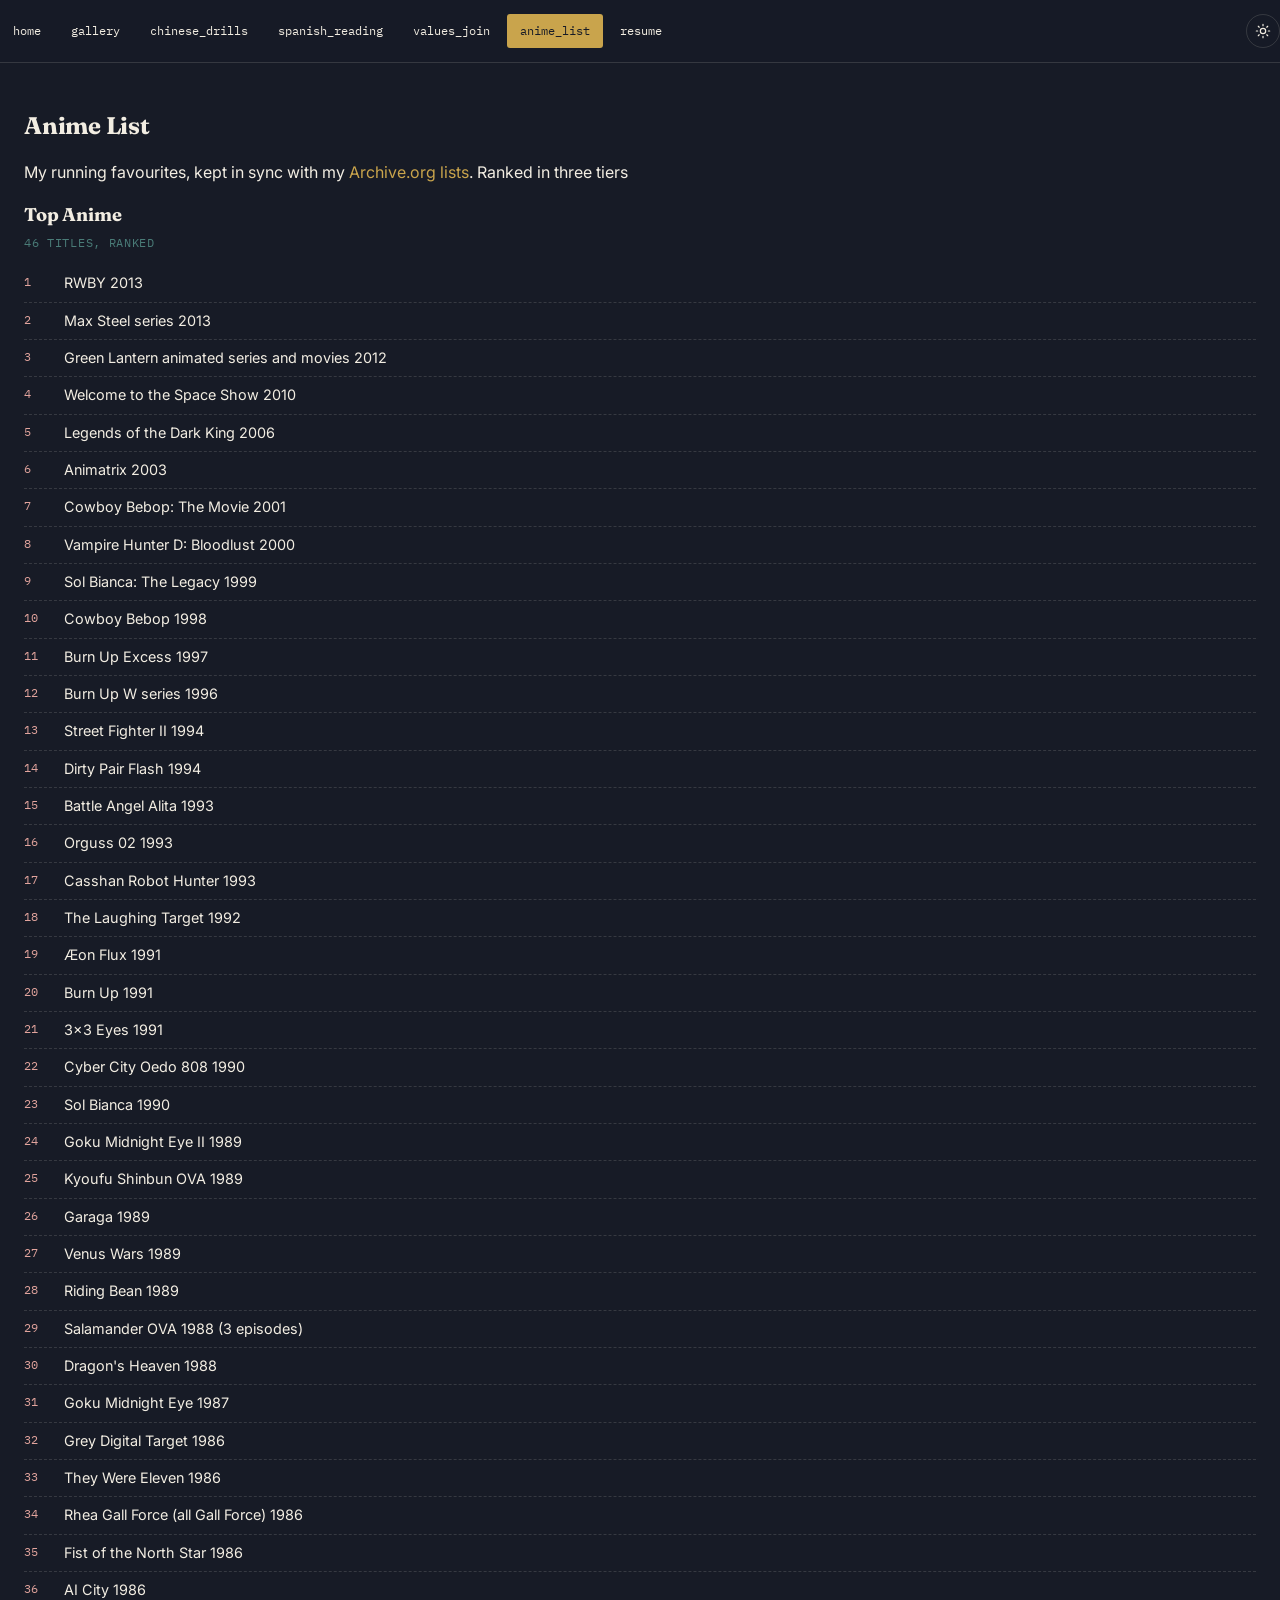
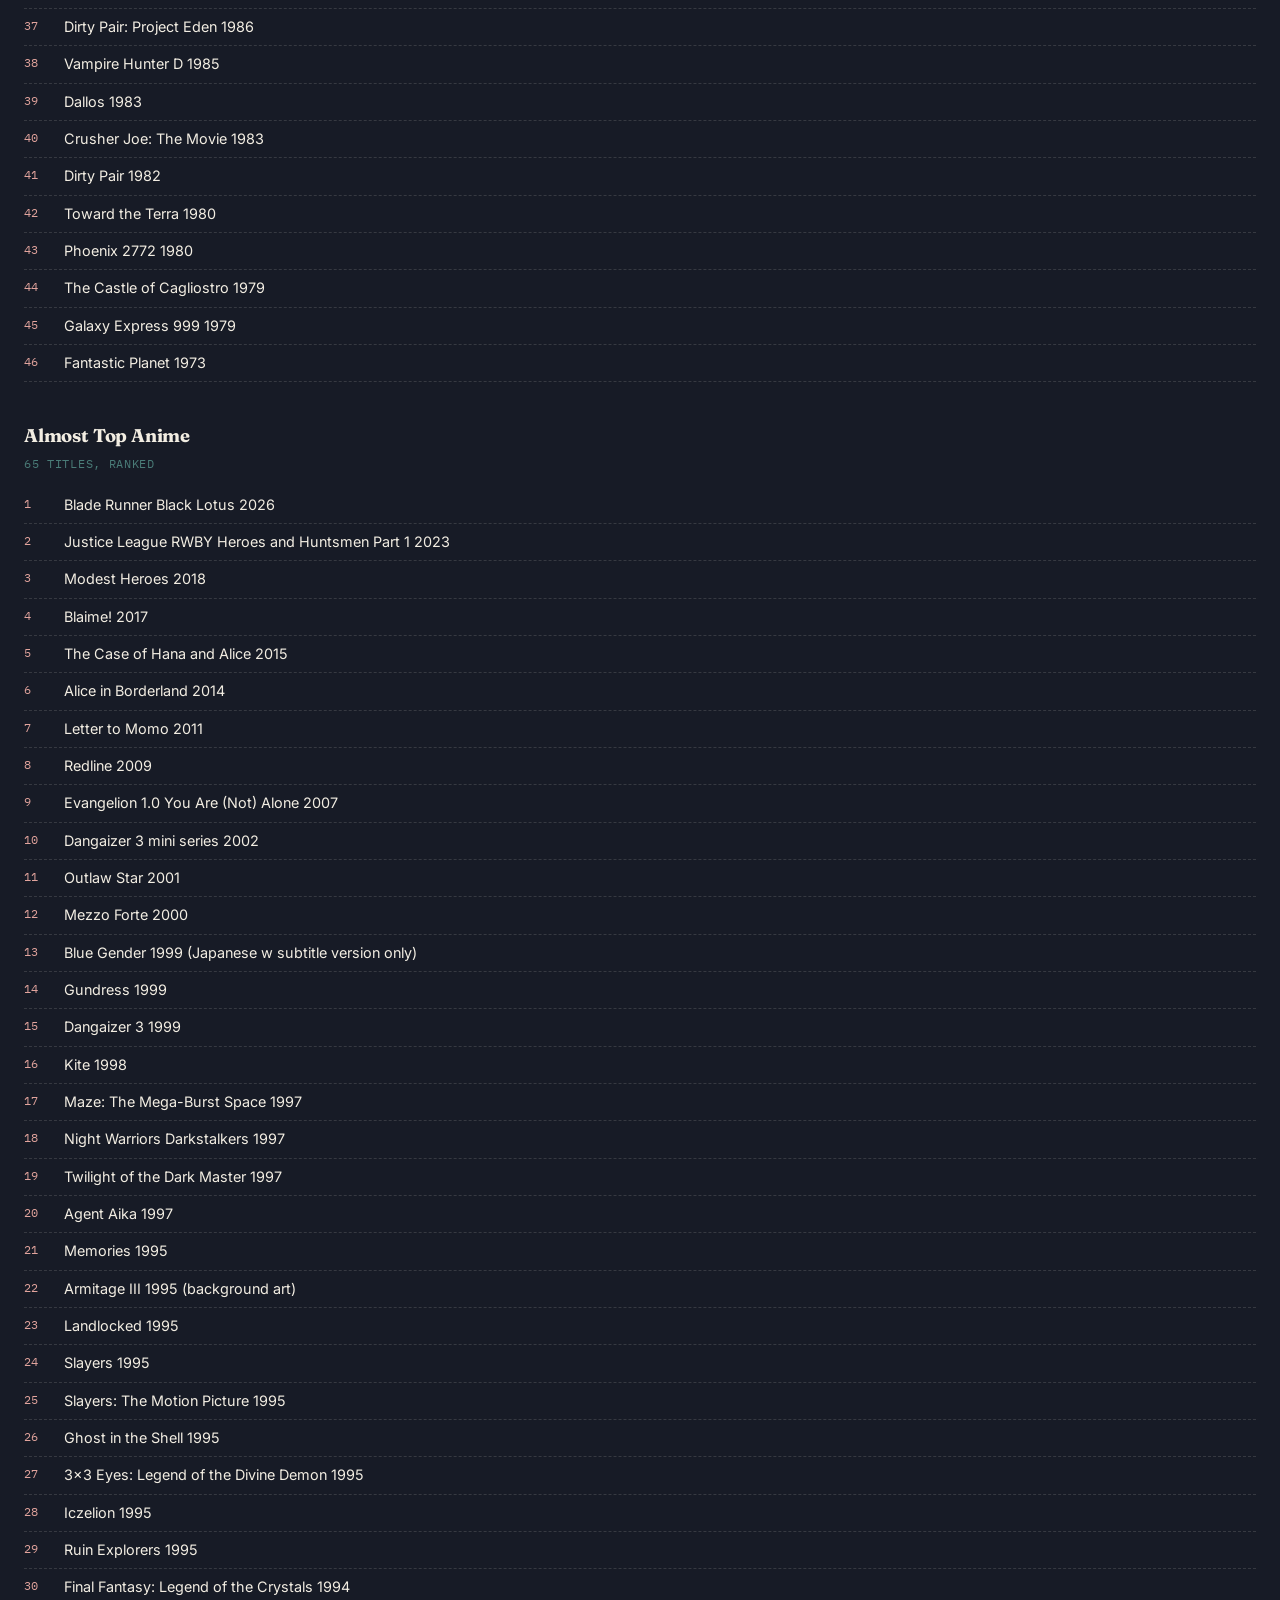
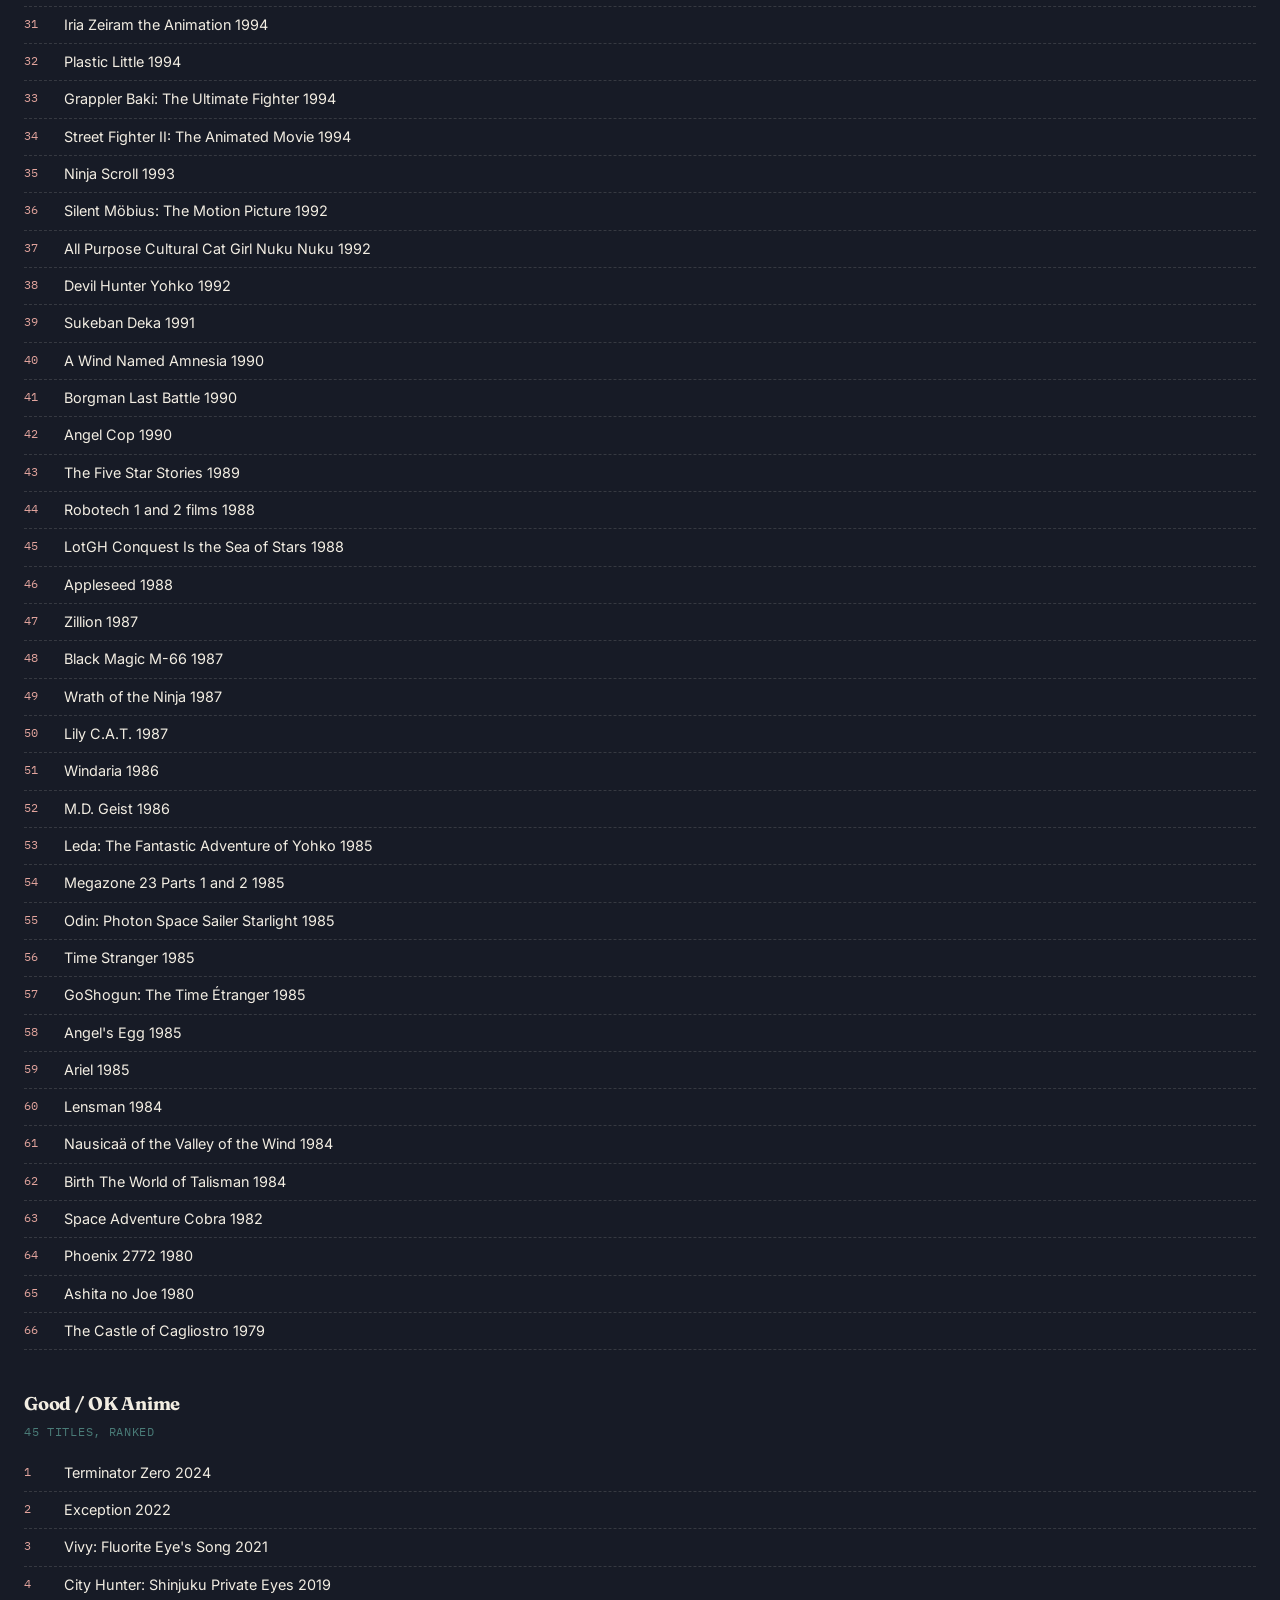
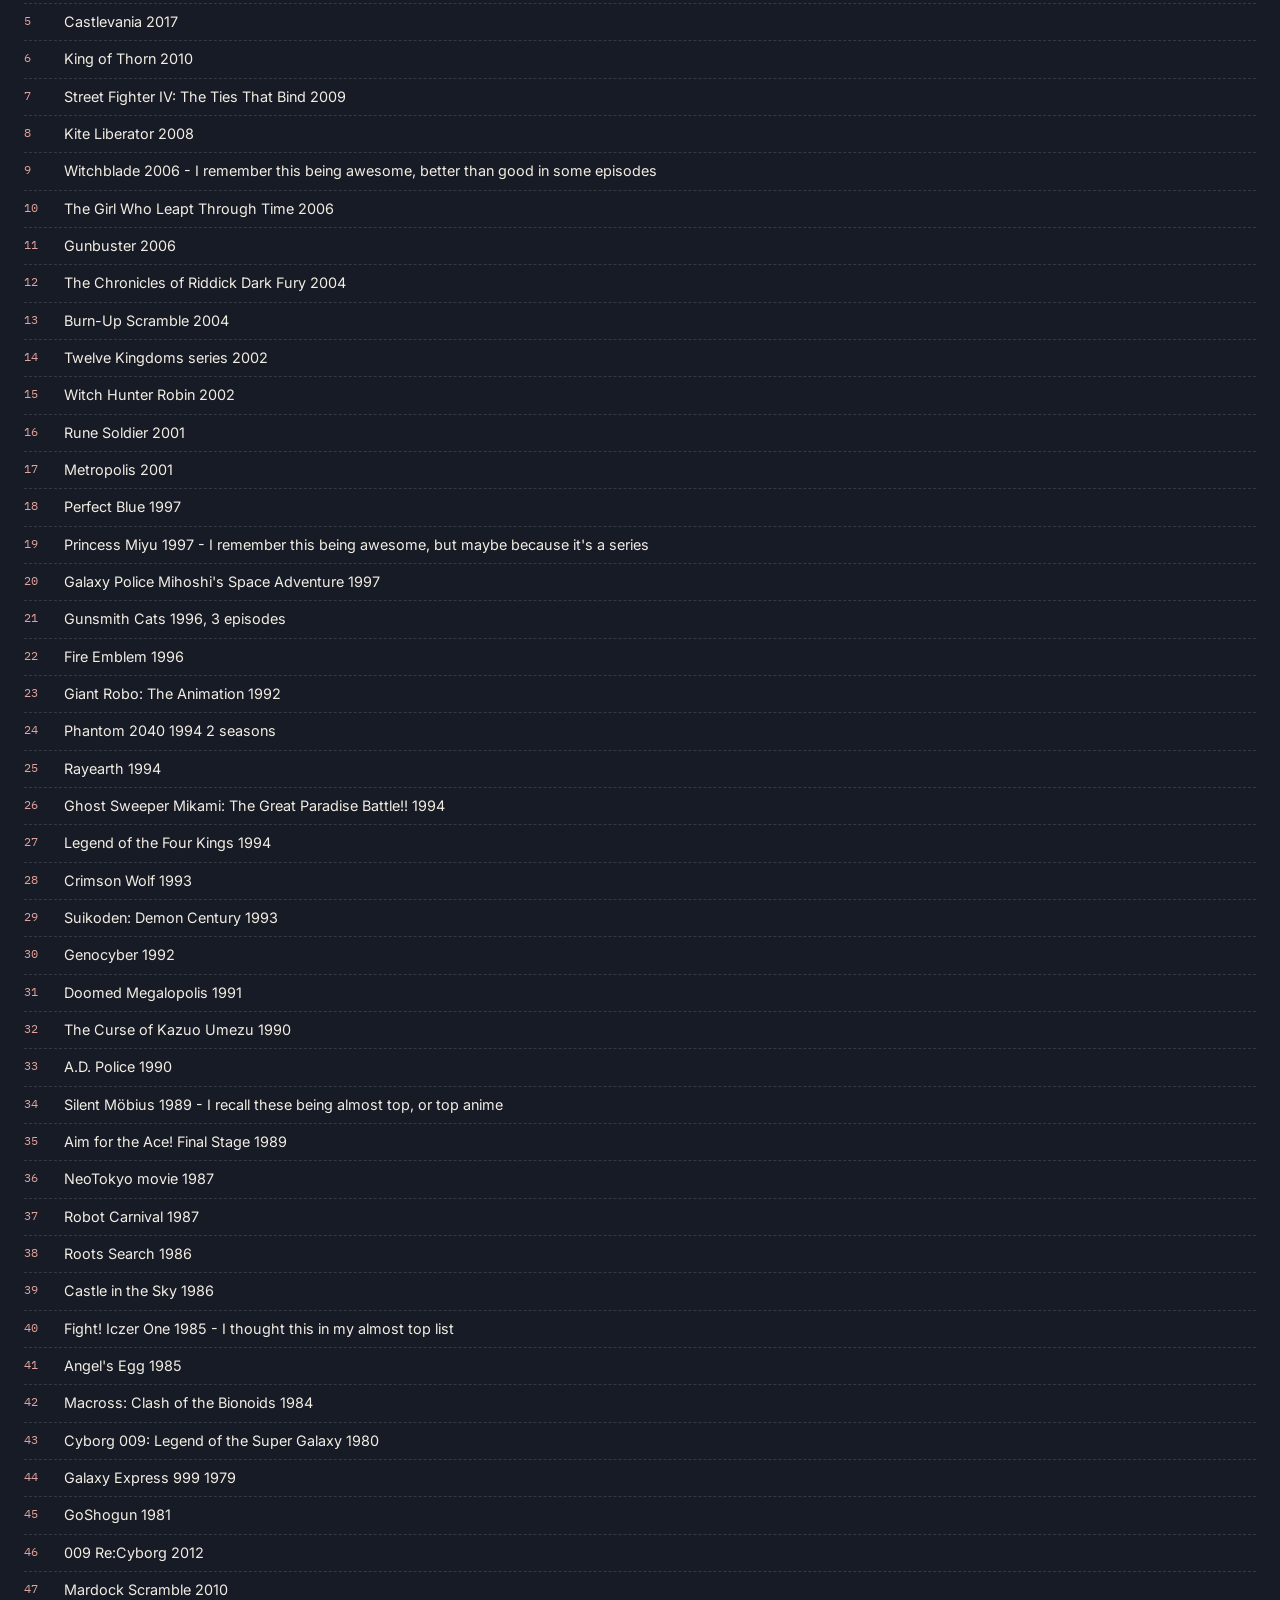
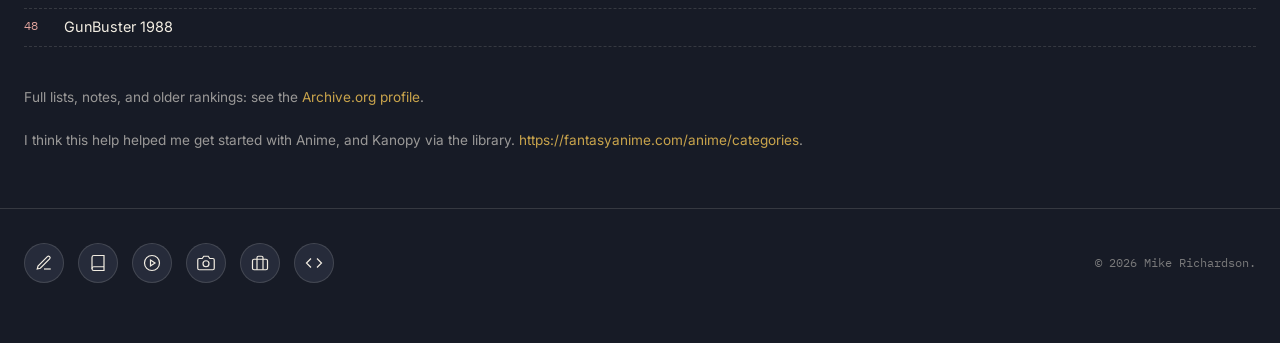
<file: anime.html>
<!doctype html>
<html lang="en">
<head>
<meta charset="UTF-8">
<meta name="viewport" content="width=device-width, initial-scale=1.0">
<title>Anime List — Mike Richardson</title>
<link rel="stylesheet" href="style.css?v=3">


<!-- Google tag (gtag.js) -->
<script async src="https://www.googletagmanager.com/gtag/js?id=G-H3QYMM5K14"></script>
<script>
  window.dataLayer = window.dataLayer || [];
  function gtag(){dataLayer.push(arguments);}
  gtag('js', new Date());

  gtag('config', 'G-H3QYMM5K14');
</script>



</head>
<body>

<header class="site">
  <div class="wrap nav-row">
    <nav class="nav-cols">
      <a href="index.html">home</a>
      <a href="gallery.html">gallery</a>
      <a href="chinese.html">chinese_drills</a>
      <a href="spanish.html">spanish_reading</a>
      <a href="values.html">values_join</a>
      <a href="anime.html" class="current">anime_list</a>
      <a href="resume.html">resume</a>
    </nav>
      <button id="themeToggle" class="theme-toggle" type="button" aria-label="Toggle light background" aria-pressed="false">
        <svg viewBox="0 0 24 24" fill="none" stroke="currentColor" stroke-width="1.8" stroke-linecap="round" stroke-linejoin="round"><circle cx="12" cy="12" r="4"/><path d="M12 2v2M12 20v2M4.93 4.93l1.41 1.41M17.66 17.66l1.41 1.41M2 12h2M20 12h2M4.93 19.07l1.41-1.41M17.66 6.34l1.41-1.41"/></svg>
      </button>
  </div>
</header>

<main>
  <section style="border-top:none; padding-top:44px;">
    <div class="wrap">
      <h2>Anime List</h2>

      <p>My running favourites, kept in sync with my
      <a href="https://archive.org/details/@follyheard33/lists/1/march-2024" target="_blank" rel="noopener">Archive.org lists</a>.
      Ranked in three tiers</p>

      <div class="tier">
        <h3>Top Anime</h3>
        <span class="tier-note">46 titles, ranked</span>
        <ol>
<li>RWBY 2013</li>
<li>Max Steel series 2013</li>
<li>Green Lantern animated series and movies 2012</li>
<li>Welcome to the Space Show 2010</li>
<li>Legends of the Dark King 2006</li>
<li>Animatrix 2003</li>
<li>Cowboy Bebop: The Movie 2001</li>
<li>Vampire Hunter D: Bloodlust 2000</li>
<li>Sol Bianca: The Legacy 1999</li>
<li>Cowboy Bebop 1998</li>
<li>Burn Up Excess 1997</li>
<li>Burn Up W series 1996</li>
<li>Street Fighter II 1994</li>
<li>Dirty Pair Flash 1994</li>
<li>Battle Angel Alita 1993</li>
<li>Orguss 02 1993</li>
<li>Casshan Robot Hunter 1993</li>
<li>The Laughing Target 1992</li>
<li>Æon Flux 1991</li>
<li>Burn Up 1991</li>
<li>3×3 Eyes 1991</li>
<li>Cyber City Oedo 808 1990</li>
<li>Sol Bianca 1990</li>
<li>Goku Midnight Eye II 1989</li>
<li>Kyoufu Shinbun OVA 1989</li>
<li>Garaga 1989</li>
<li>Venus Wars 1989</li>
<li>Riding Bean 1989</li>
<li>Salamander OVA 1988 (3 episodes)</li>
<li>Dragon's Heaven 1988</li>
<li>Goku Midnight Eye 1987</li>
<li>Grey Digital Target 1986</li>
<li>They Were Eleven 1986</li>
<li>Rhea Gall Force (all Gall Force) 1986</li>
<li>Fist of the North Star 1986</li>
<li>AI City 1986</li>
<li>Dirty Pair: Project Eden 1986</li>
<li>Vampire Hunter D 1985</li>
<li>Dallos 1983</li>
<li>Crusher Joe: The Movie 1983</li>
<li>Dirty Pair 1982</li>
<li>Toward the Terra 1980</li>
<li>Phoenix 2772 1980</li>
<li>The Castle of Cagliostro 1979</li>
<li>Galaxy Express 999 1979</li>
<li>Fantastic Planet 1973</li>
        </ol>
      </div>

      <div class="tier">
        <h3>Almost Top Anime</h3>
        <span class="tier-note">65 titles, ranked</span>
        <ol>
<li>Blade Runner Black Lotus 2026</li>
<li>Justice League RWBY Heroes and Huntsmen Part 1 2023</li>
<li>Modest Heroes 2018</li>
<li>Blaime! 2017</li>
<li>The Case of Hana and Alice 2015</li>
<li>Alice in Borderland 2014</li>
<li>Letter to Momo 2011</li>
<li>Redline 2009</li>
<li>Evangelion 1.0 You Are (Not) Alone 2007</li>
<li>Dangaizer 3 mini series 2002</li>
<li>Outlaw Star 2001</li>
<li>Mezzo Forte 2000</li>
<li>Blue Gender 1999 (Japanese w subtitle version only)</li>
<li>Gundress 1999</li>
<li>Dangaizer 3 1999</li>
<li>Kite 1998</li>
<li>Maze: The Mega-Burst Space 1997</li>
<li>Night Warriors Darkstalkers 1997</li>
<li>Twilight of the Dark Master 1997</li>
<li>Agent Aika 1997</li>
<li>Memories 1995</li>
<li>Armitage III 1995 (background art)</li>
<li>Landlocked 1995</li>
<li>Slayers 1995</li>
<li>Slayers: The Motion Picture 1995</li>
<li>Ghost in the Shell 1995</li>
<li>3×3 Eyes: Legend of the Divine Demon 1995</li>
<li>Iczelion 1995</li>
<li>Ruin Explorers 1995</li>
<li>Final Fantasy: Legend of the Crystals 1994</li>
<li>Iria Zeiram the Animation 1994</li>
<li>Plastic Little 1994</li>
<li>Grappler Baki: The Ultimate Fighter 1994</li>
<li>Street Fighter II: The Animated Movie 1994</li>
<li>Ninja Scroll 1993</li>
<li>Silent Möbius: The Motion Picture 1992</li>
<li>All Purpose Cultural Cat Girl Nuku Nuku 1992</li>
<li>Devil Hunter Yohko 1992</li>
<li>Sukeban Deka 1991</li>
<li>A Wind Named Amnesia 1990</li>
<li>Borgman Last Battle 1990</li>
<li>Angel Cop 1990</li>
<li>The Five Star Stories 1989</li>
<li>Robotech 1 and 2 films 1988</li>
<li>LotGH Conquest Is the Sea of Stars 1988</li>
<li>Appleseed 1988</li>
<li>Zillion 1987</li>
<li>Black Magic M-66 1987</li>
<li>Wrath of the Ninja 1987</li>
<li>Lily C.A.T. 1987</li>
<li>Windaria 1986</li>
<li>M.D. Geist 1986</li>
<li>Leda: The Fantastic Adventure of Yohko 1985</li>
<li>Megazone 23 Parts 1 and 2 1985</li>
<li>Odin: Photon Space Sailer Starlight 1985</li>
<li>Time Stranger 1985</li>
<li>GoShogun: The Time Étranger 1985</li>
<li>Angel's Egg 1985</li>
<li>Ariel 1985</li>
<li>Lensman 1984</li>
<li>Nausicaä of the Valley of the Wind 1984</li>
<li>Birth The World of Talisman 1984</li>
<li>Space Adventure Cobra 1982</li>
<li>Phoenix 2772 1980</li>
<li>Ashita no Joe 1980</li>
<li>The Castle of Cagliostro 1979</li>
        </ol>
      </div>

      <div class="tier">
        <h3>Good / OK Anime</h3>
        <span class="tier-note">45 titles, ranked</span>
        <ol>
<li>Terminator Zero 2024</li>
<li>Exception 2022</li>
<li>Vivy: Fluorite Eye's Song 2021</li>
<li>City Hunter: Shinjuku Private Eyes 2019</li>
<li>Castlevania 2017</li>
<li>King of Thorn 2010</li>
<li>Street Fighter IV: The Ties That Bind 2009</li>
<li>Kite Liberator 2008</li>
<li>Witchblade 2006 - I remember this being awesome, better than good in some episodes</li>
<li>The Girl Who Leapt Through Time 2006</li>
<li>Gunbuster 2006</li>
<li>The Chronicles of Riddick Dark Fury 2004</li>
<li>Burn-Up Scramble 2004</li>
<li>Twelve Kingdoms series 2002</li>
<li>Witch Hunter Robin 2002</li>
<li>Rune Soldier 2001</li>
<li>Metropolis 2001</li>
<li>Perfect Blue 1997</li>
<li>Princess Miyu 1997 - I remember this being awesome, but maybe because it's a series</li>
<li>Galaxy Police Mihoshi's Space Adventure 1997</li>
<li>Gunsmith Cats 1996, 3 episodes</li>
<li>Fire Emblem 1996</li>
<li>Giant Robo: The Animation 1992</li>
<li>Phantom 2040 1994 2 seasons</li>
<li>Rayearth 1994</li>
<li>Ghost Sweeper Mikami: The Great Paradise Battle!! 1994</li>
<li>Legend of the Four Kings 1994</li>
<li>Crimson Wolf 1993</li>
<li>Suikoden: Demon Century 1993</li>
<li>Genocyber 1992</li>
<li>Doomed Megalopolis 1991</li>
<li>The Curse of Kazuo Umezu 1990</li>
<li>A.D. Police 1990</li>
<li>Silent Möbius 1989 - I recall these being almost top, or top anime</li>
<li>Aim for the Ace! Final Stage 1989</li>
<li>NeoTokyo movie 1987</li>
<li>Robot Carnival 1987</li>
<li>Roots Search 1986</li>
<li>Castle in the Sky 1986</li>
<li>Fight! Iczer One 1985 - I thought this in my almost top list</li>
<li>Angel's Egg 1985</li>
<li>Macross: Clash of the Bionoids 1984</li>
<li>Cyborg 009: Legend of the Super Galaxy 1980</li>
<li>Galaxy Express 999 1979</li>
<li>GoShogun 1981</li>
<li>009 Re:Cyborg 2012</li>
<li>Mardock Scramble 2010</li>
<li>GunBuster 1988</li>
		
        </ol>
      </div>

      <p style="margin-top:22px; font-size:.85rem; color:rgba(242,237,226,.6);">
        Full lists, notes, and older rankings: see the
        <a href="https://archive.org/details/@follyheard33/lists/1/march-2024" target="_blank" rel="noopener">Archive.org profile</a>.
	
	  <p style="margin-top:22px; font-size:.85rem; color:rgba(242,237,226,.6);">
        I think this help helped me get started with Anime, and Kanopy via the library.
        <a href="https://fantasyanime.com/anime/categories" target="_blank" rel="noopener">https://fantasyanime.com/anime/categories</a>.	
      </p>
    </div>
  </section>
</main>

<footer>
  <div class="wrap">
    <div class="icon-links">
      <a class="icon-link" href="https://jrfunkmobmusiccollab.wordpress.com/" target="_blank" rel="noopener" aria-label="WordPress — music collab blog"><svg viewBox="0 0 24 24"><path d="M12 20h9"/><path d="M16.5 3.5a2.1 2.1 0 0 1 3 3L7 19l-4 1 1-4Z"/></svg></a>
      <a class="icon-link" href="https://draft.blogger.com/profile/03323583573341455440" target="_blank" rel="noopener" aria-label="Blogger profile"><svg viewBox="0 0 24 24"><path d="M4 19.5A2.5 2.5 0 0 1 6.5 17H20"/><path d="M6.5 2H20v20H6.5A2.5 2.5 0 0 1 4 19.5v-15A2.5 2.5 0 0 1 6.5 2Z"/></svg></a>
      <a class="icon-link" href="https://www.youtube.com/@PigsOnBook" target="_blank" rel="noopener" aria-label="YouTube — PigsOnBook"><svg viewBox="0 0 24 24"><circle cx="12" cy="12" r="10"/><polygon points="10 8 16 12 10 16 10 8"/></svg></a>
      <a class="icon-link" href="https://www.instagram.com/ilikerice1234/" target="_blank" rel="noopener" aria-label="Instagram — ilikerice1234"><svg viewBox="0 0 24 24"><path d="M23 19a2 2 0 0 1-2 2H3a2 2 0 0 1-2-2V8a2 2 0 0 1 2-2h4l2-3h6l2 3h4a2 2 0 0 1 2 2Z"/><circle cx="12" cy="13" r="4"/></svg></a>
      <a class="icon-link" href="https://www.linkedin.com/in/mikeric18/" target="_blank" rel="noopener" aria-label="LinkedIn profile"><svg viewBox="0 0 24 24"><rect x="2" y="7" width="20" height="14" rx="2"/><path d="M16 21V5a2 2 0 0 0-2-2h-4a2 2 0 0 0-2 2v16"/></svg></a>
      <a class="icon-link" href="https://github.com/rows-sherpa-picnic3400" target="_blank" rel="noopener" aria-label="GitHub profile"><svg viewBox="0 0 24 24"><polyline points="16 18 22 12 16 6"/><polyline points="8 6 2 12 8 18"/></svg></a>
    </div>
    <div class="copy">© 2026 Mike Richardson.</div>
  </div>
</footer>

<script src="theme.js" defer></script>

<!-- Default Statcounter code for my github
https://rows-sherpa-picnic3400.github.io/ -->
<script type="text/javascript">
var sc_project=13340775; 
var sc_invisible=1; 
var sc_security="874b4393"; 
</script>
<script type="text/javascript"
src="https://www.statcounter.com/counter/counter.js"
async></script>
<noscript><div class="statcounter"><a title="site stats"
href="https://statcounter.com/" target="_blank"><img
class="statcounter"
src="https://c.statcounter.com/13340775/0/874b4393/1/"
alt="site stats"
referrerPolicy="no-referrer-when-downgrade"></a></div></noscript>
<!-- End of Statcounter Code -->


</body>
</html>
</file>
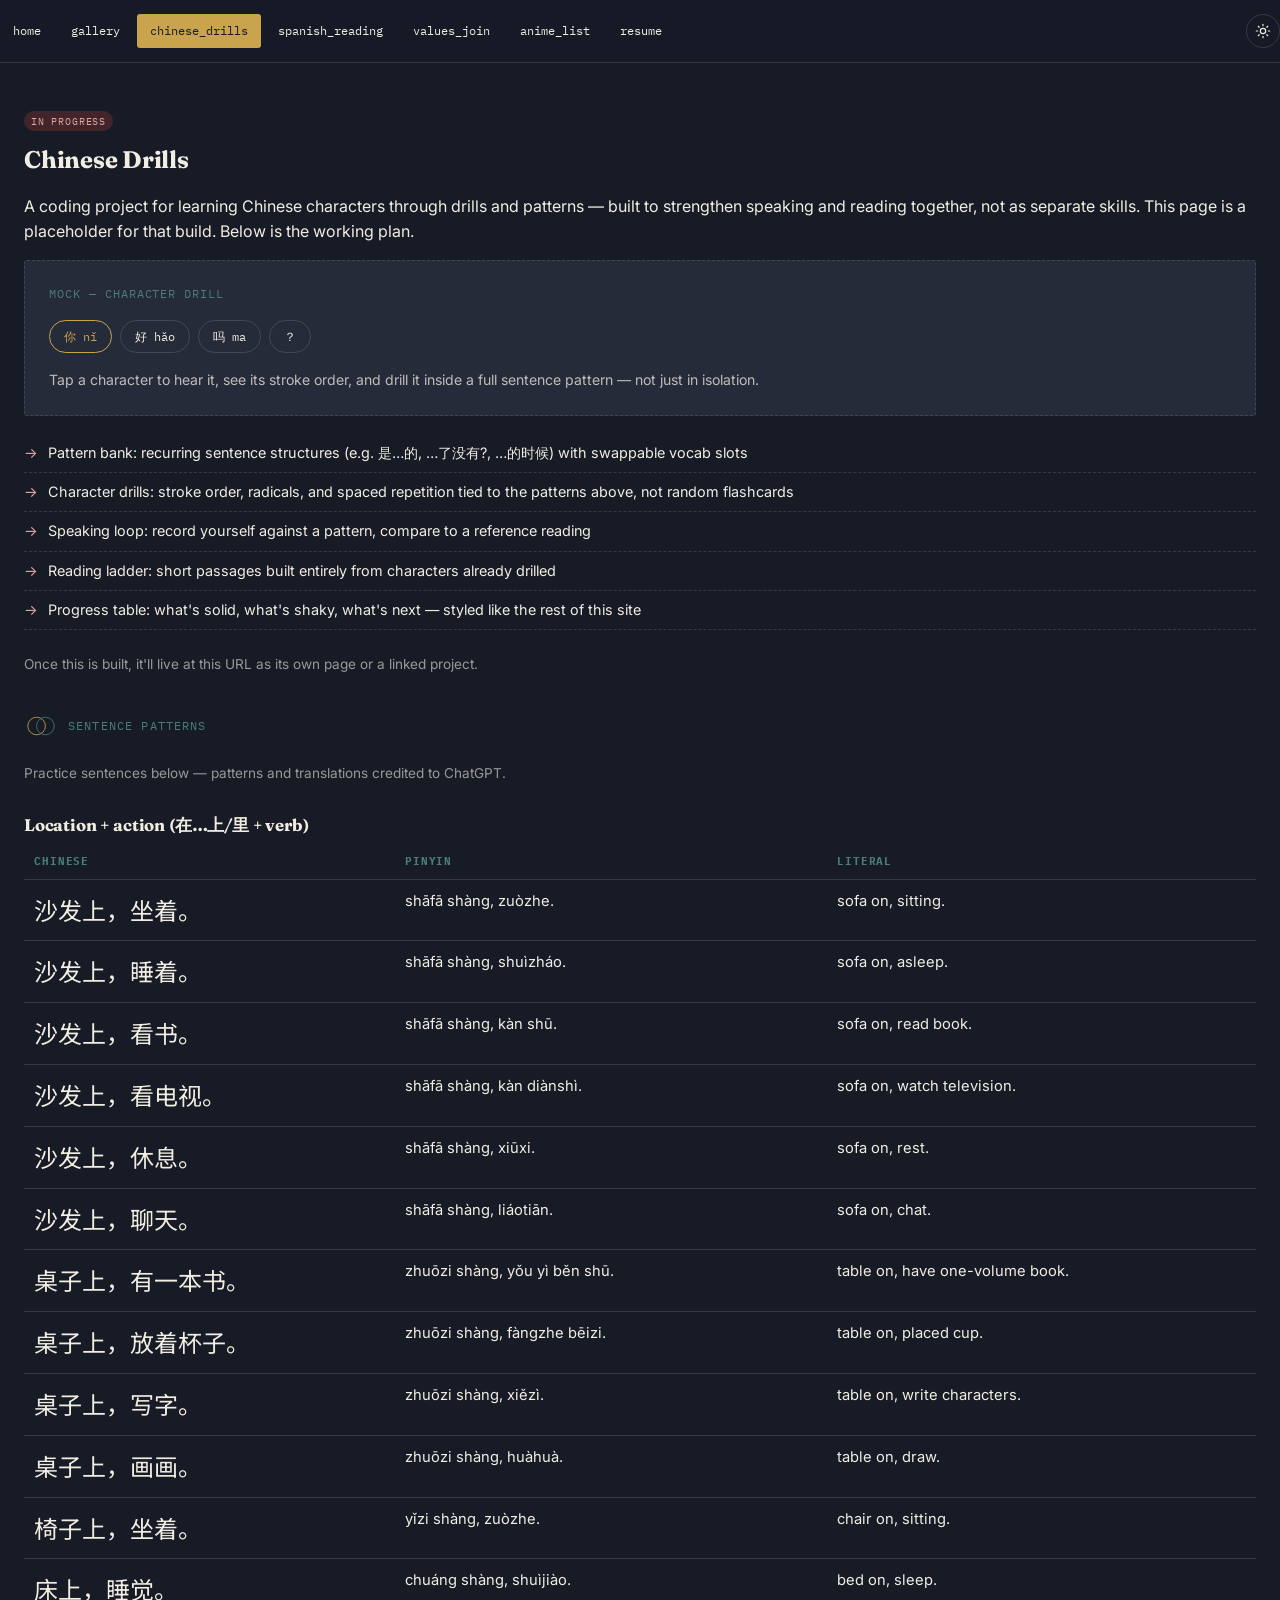
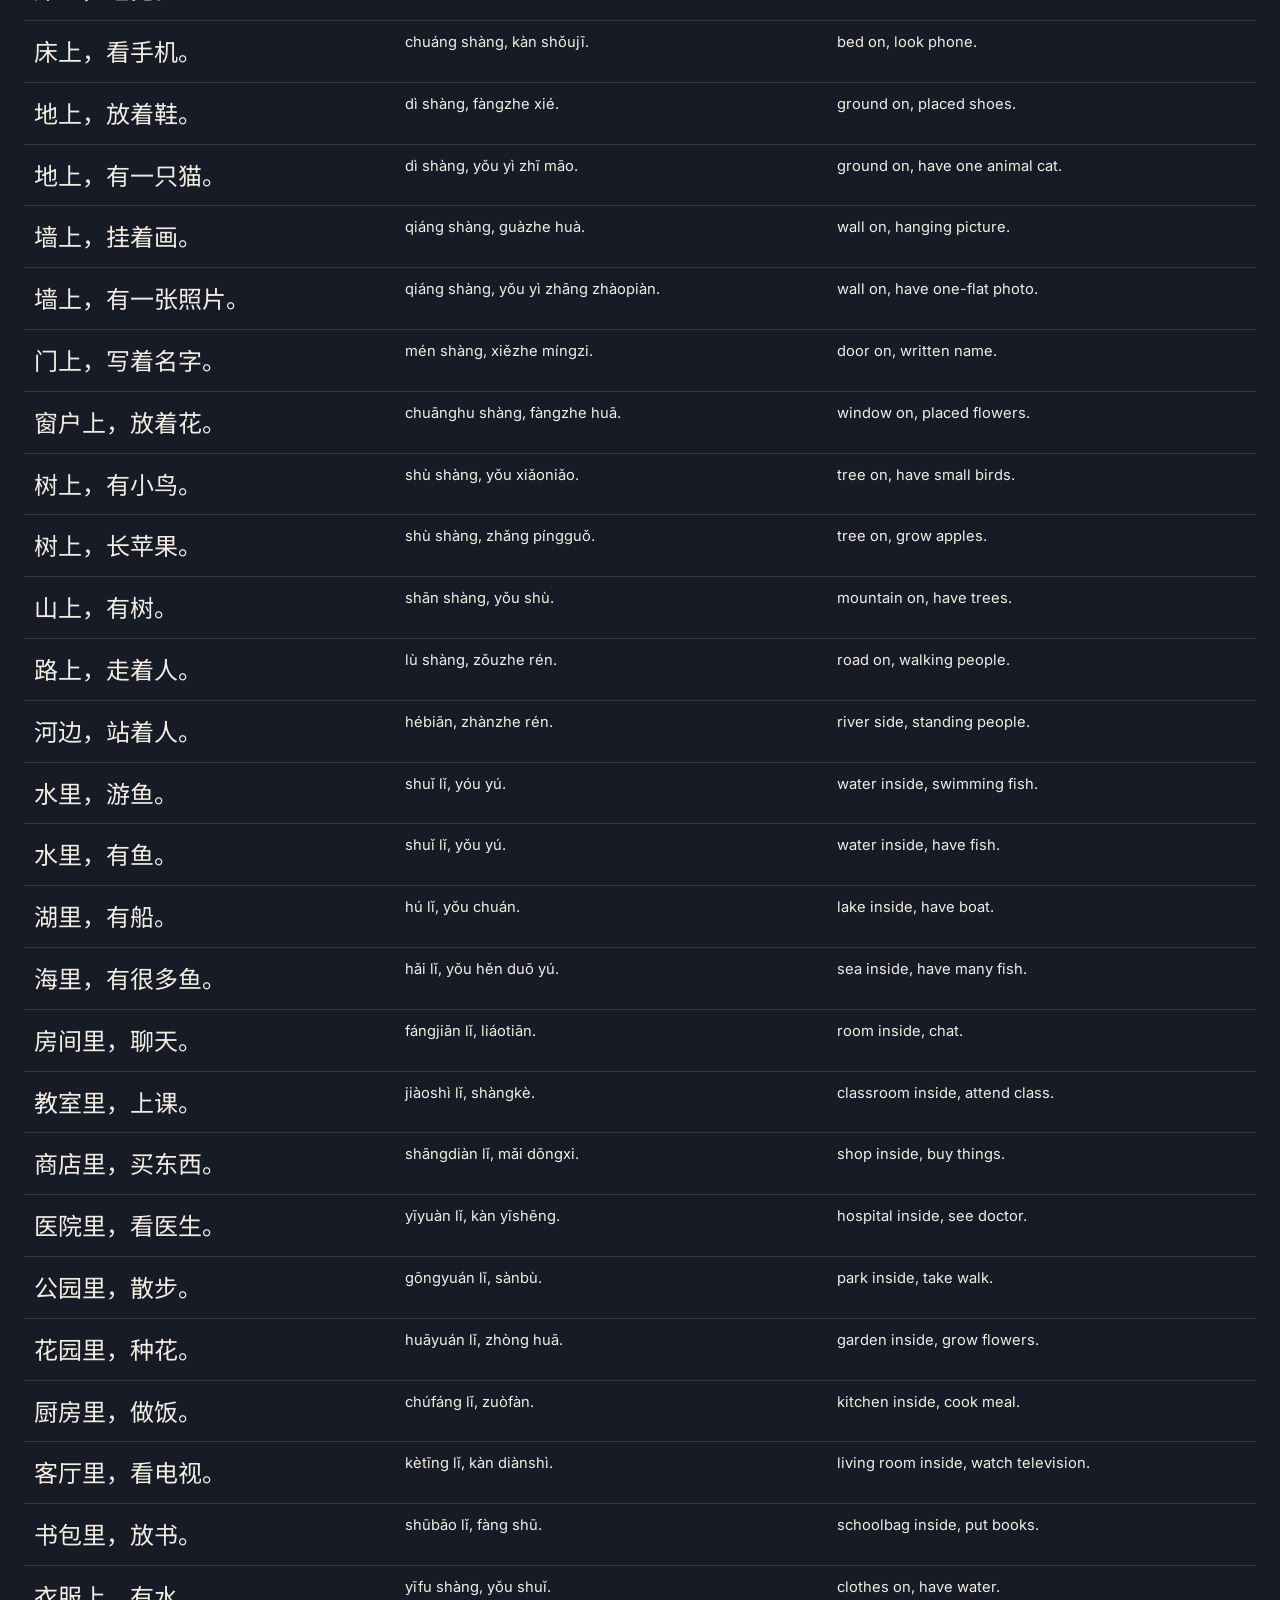
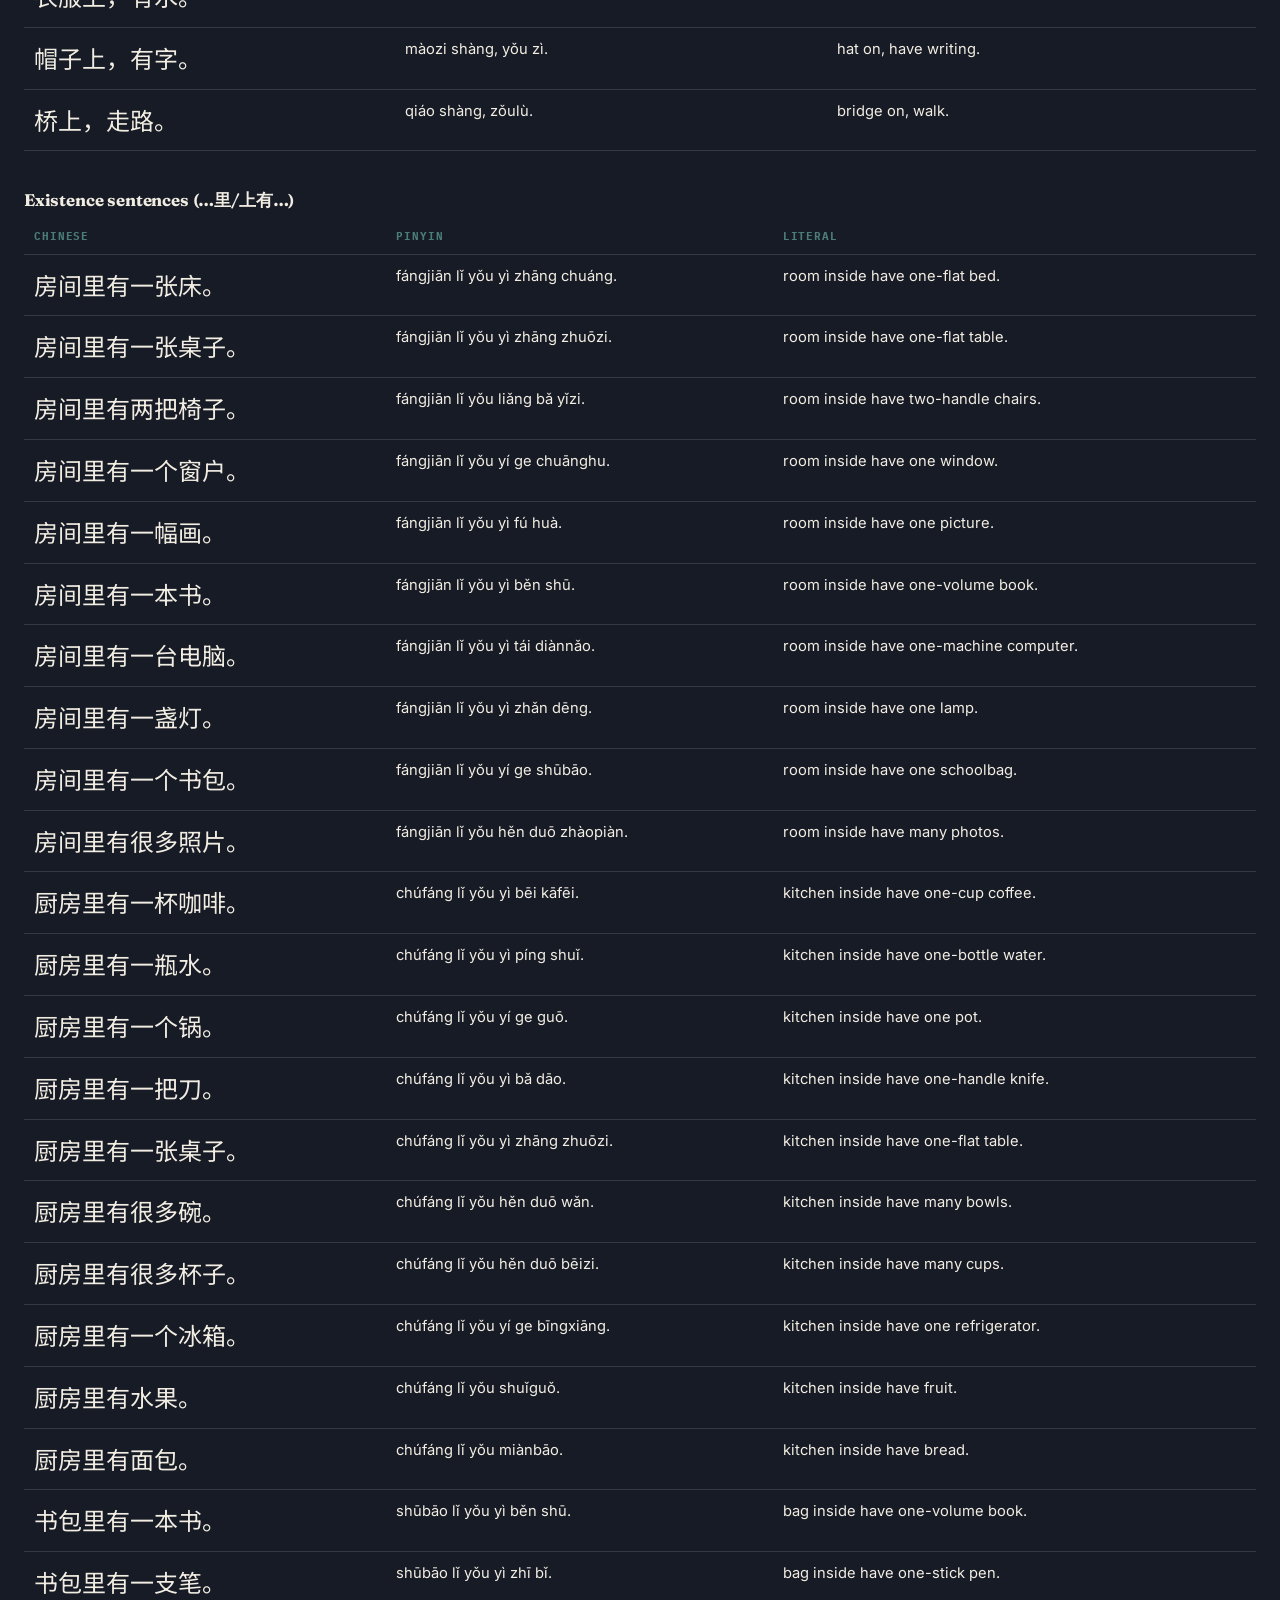
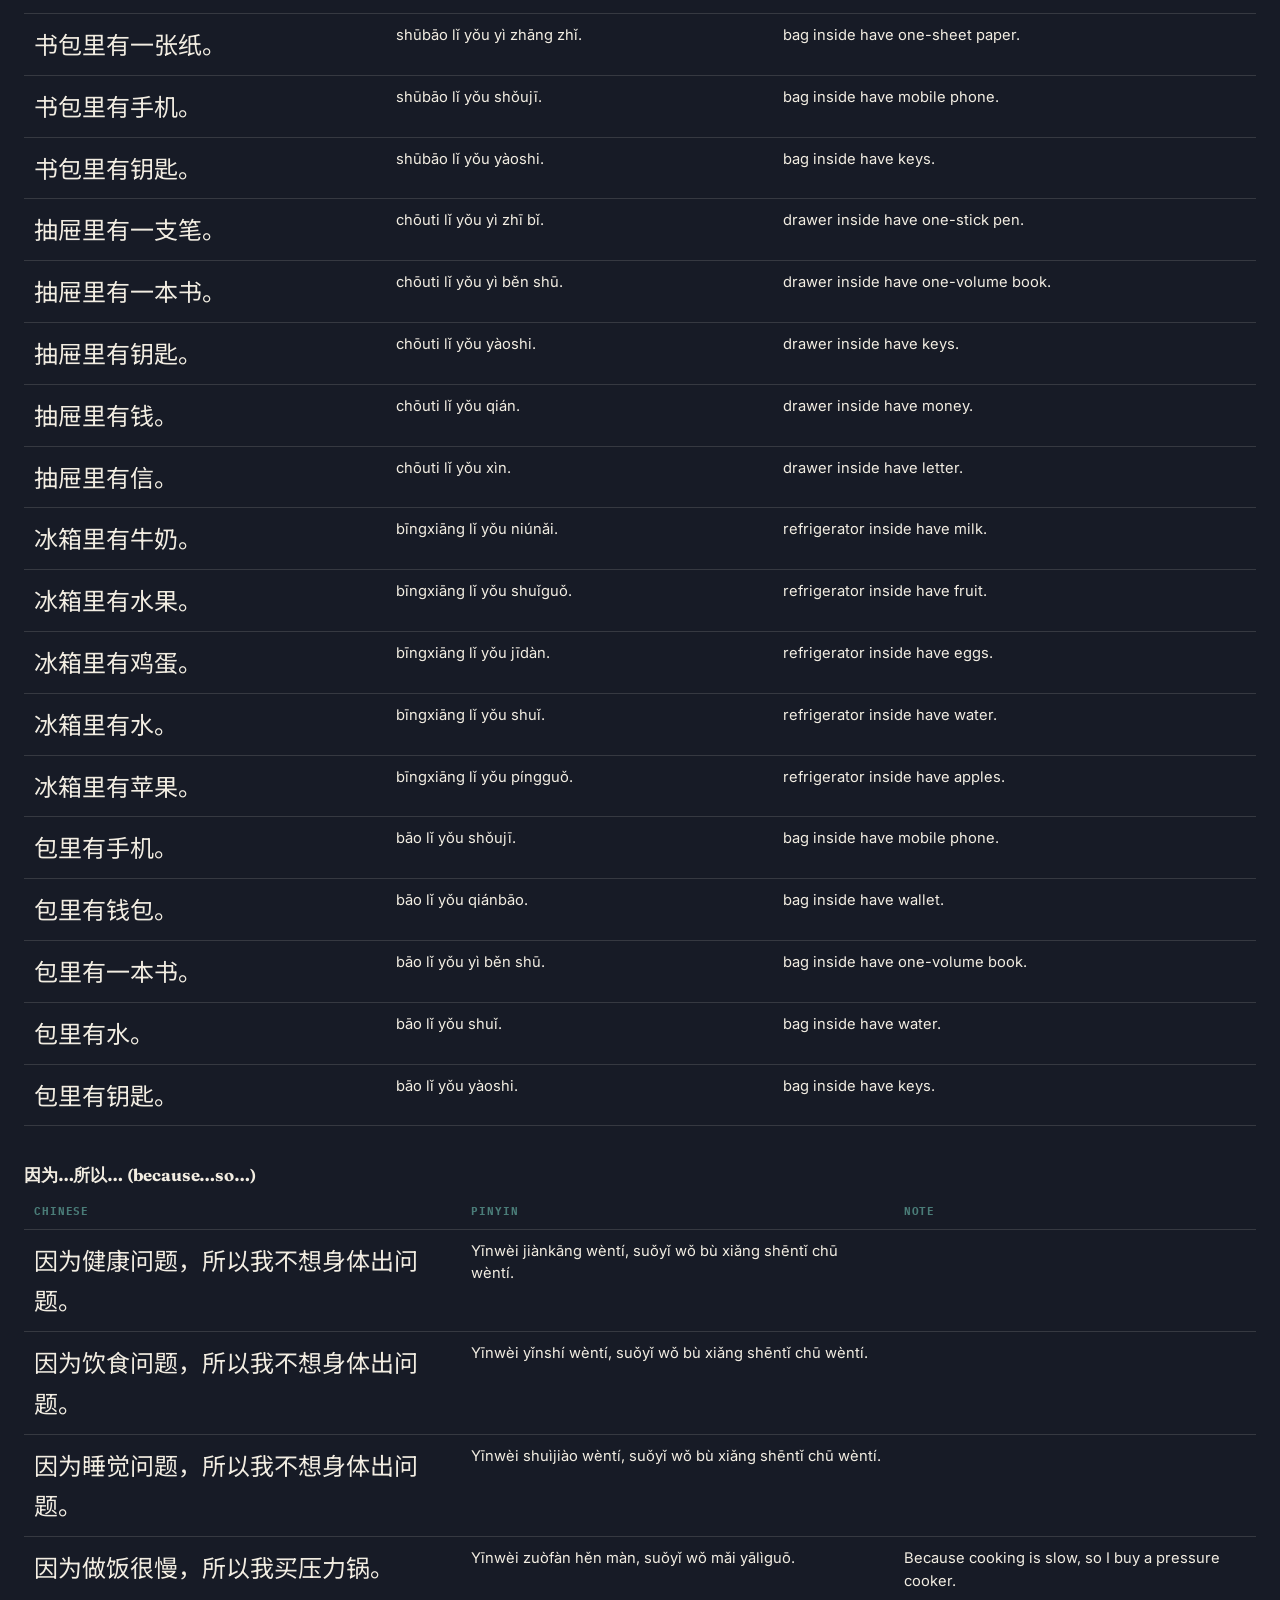
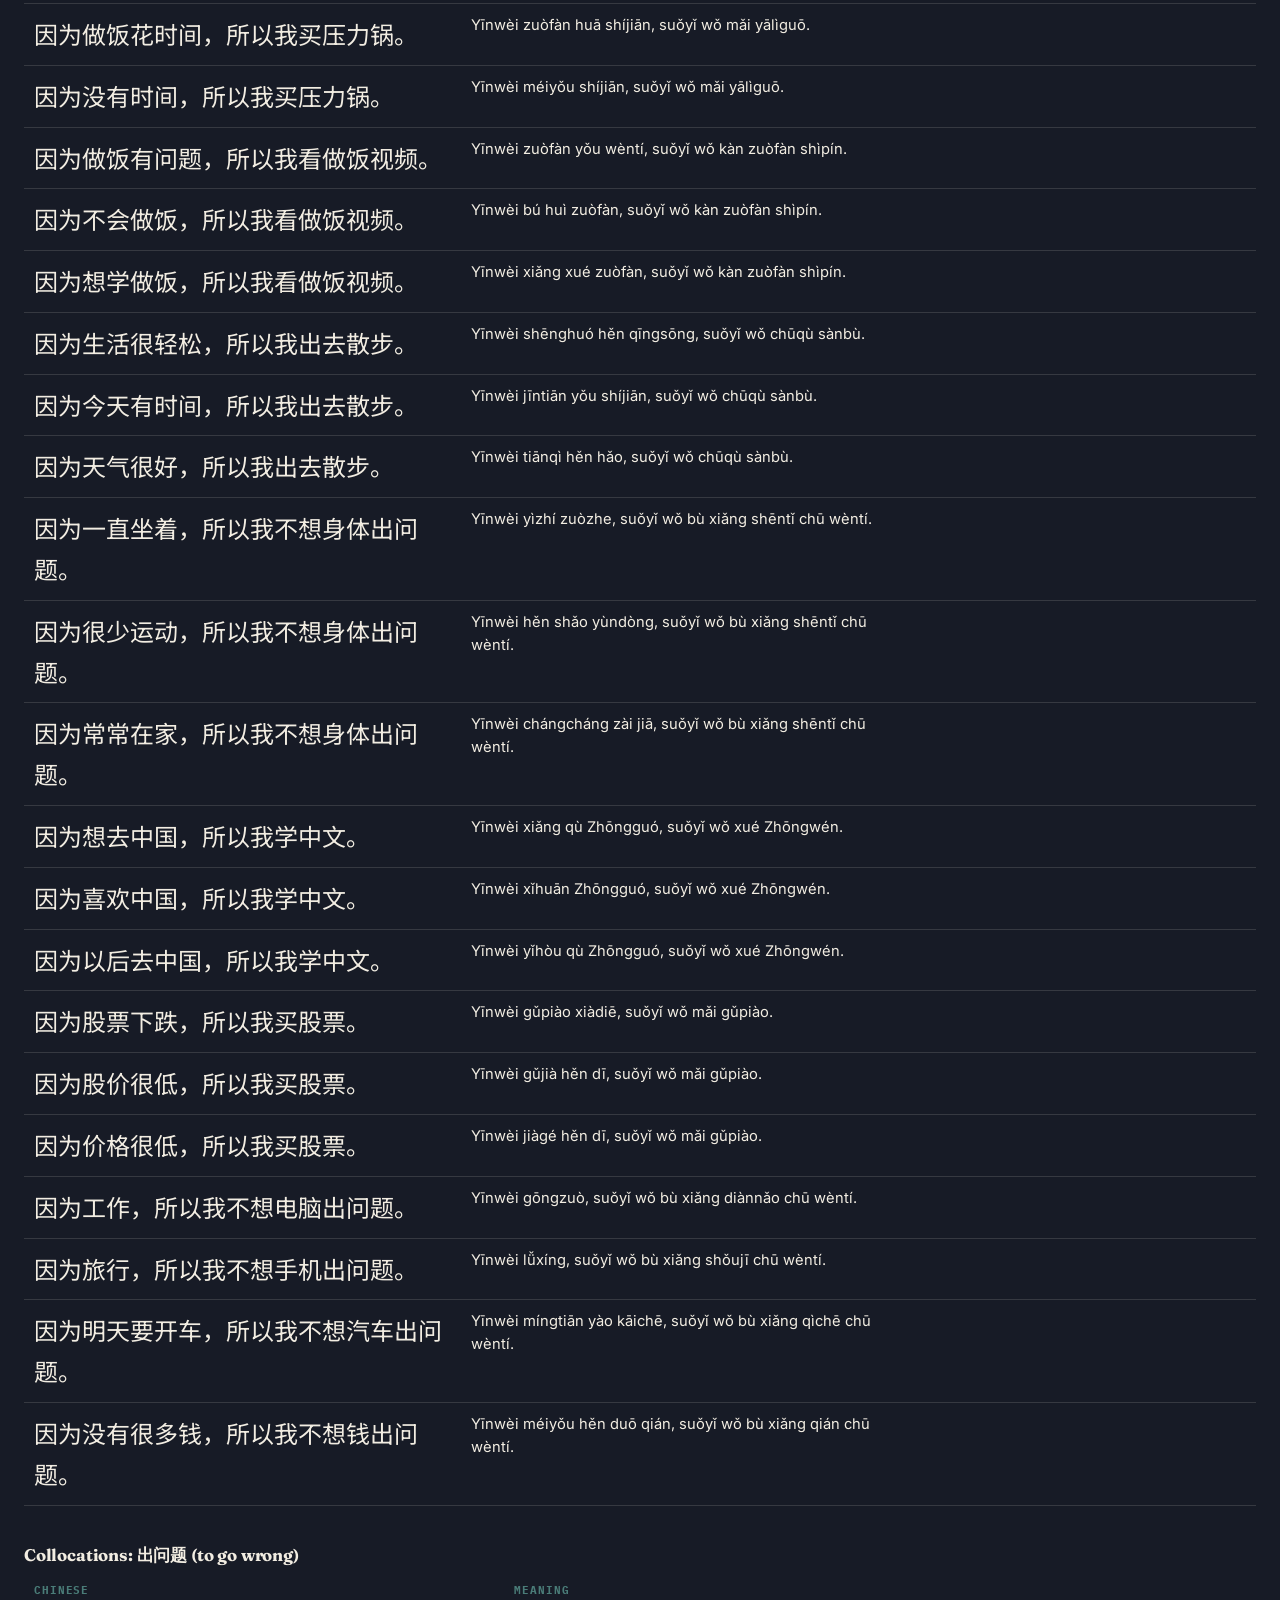
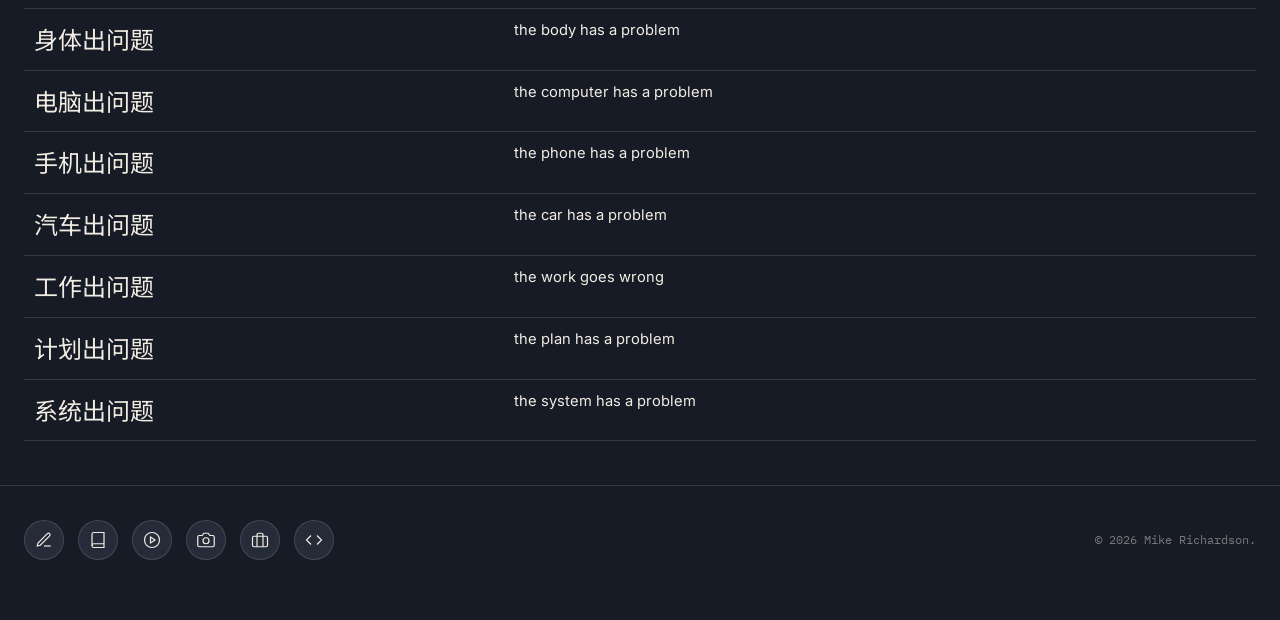
<file: chinese.html>
<!doctype html>
<html lang="en">
<head>
<meta charset="UTF-8">
<meta name="viewport" content="width=device-width, initial-scale=1.0">
<title>Chinese Drills — Mike Richardson</title>
<link rel="stylesheet" href="style.css">

<!-- Google tag (gtag.js) -->
<script async src="https://www.googletagmanager.com/gtag/js?id=G-H3QYMM5K14"></script>
<script>
  window.dataLayer = window.dataLayer || [];
  function gtag(){dataLayer.push(arguments);}
  gtag('js', new Date());

  gtag('config', 'G-H3QYMM5K14');
</script>

</head>
<body>

<header class="site">
  <div class="wrap nav-row">
    <nav class="nav-cols">
      <a href="index.html">home</a>
      <a href="gallery.html">gallery</a>
      <a href="chinese.html" class="current">chinese_drills</a>
      <a href="spanish.html">spanish_reading</a>
      <a href="values.html">values_join</a>
      <a href="anime.html">anime_list</a>
      <a href="resume.html">resume</a>
    </nav>
      <button id="themeToggle" class="theme-toggle" type="button" aria-label="Toggle light background" aria-pressed="false">
        <svg viewBox="0 0 24 24" fill="none" stroke="currentColor" stroke-width="1.8" stroke-linecap="round" stroke-linejoin="round"><circle cx="12" cy="12" r="4"/><path d="M12 2v2M12 20v2M4.93 4.93l1.41 1.41M17.66 17.66l1.41 1.41M2 12h2M20 12h2M4.93 19.07l1.41-1.41M17.66 6.34l1.41-1.41"/></svg>
      </button>
  </div>
</header>

<main>
  <section style="border-top:none; padding-top:44px;">
    <div class="wrap">
      <span class="status wip">in progress</span>
      <h2>Chinese Drills</h2>

      <p>A coding project for learning Chinese characters through drills and patterns — built to
      strengthen speaking and reading together, not as separate skills. This page is a placeholder
      for that build. Below is the working plan.</p>

      <div class="mock">
        <div class="mono" style="color:var(--teal); font-size:.75rem; text-transform:uppercase; letter-spacing:.08em;">mock — character drill</div>
        <div class="row-demo">
          <span class="chip on">你 nǐ</span>
          <span class="chip">好 hǎo</span>
          <span class="chip">吗 ma</span>
          <span class="chip">？</span>
        </div>
        <p style="margin:0; font-size:.88rem; color:rgba(242,237,226,.75);">
          Tap a character to hear it, see its stroke order, and drill it inside a full sentence pattern —
          not just in isolation.
        </p>
      </div>

      <ul class="roadmap">
        <li>Pattern bank: recurring sentence structures (e.g. 是…的, …了没有?, …的时候) with swappable vocab slots</li>
        <li>Character drills: stroke order, radicals, and spaced repetition tied to the patterns above, not random flashcards</li>
        <li>Speaking loop: record yourself against a pattern, compare to a reference reading</li>
        <li>Reading ladder: short passages built entirely from characters already drilled</li>
        <li>Progress table: what's solid, what's shaky, what's next — styled like the rest of this site</li>
      </ul>

      <p style="margin-top:24px; font-size:.85rem; color:rgba(242,237,226,.6);">
        Once this is built, it'll live at this URL as its own page or a linked project.
      </p>
      <div class="join-glyph" style="margin-top:40px;">
        <svg viewBox="0 0 60 40" fill="none"><circle cx="22" cy="20" r="16" stroke="#c9a44c" stroke-width="1.5"/><circle cx="38" cy="20" r="16" stroke="#4a7c78" stroke-width="1.5"/></svg>
        <span>sentence patterns</span>
      </div>

      <p style="font-size:.85rem; color:rgba(242,237,226,.6);">Practice sentences below — patterns and translations credited to ChatGPT.</p>

      <h3 style="margin-top:28px; font-size:1.05rem;">Location + action (在…上/里 + verb)</h3>
<table class="rows">
<thead><tr><th>Chinese</th><th>Pinyin</th><th>Literal</th></tr></thead>
<tbody>
<tr><td>沙发上，坐着。</td><td>shāfā shàng, zuòzhe.</td><td>sofa on, sitting.</td></tr>
<tr><td>沙发上，睡着。</td><td>shāfā shàng, shuìzháo.</td><td>sofa on, asleep.</td></tr>
<tr><td>沙发上，看书。</td><td>shāfā shàng, kàn shū.</td><td>sofa on, read book.</td></tr>
<tr><td>沙发上，看电视。</td><td>shāfā shàng, kàn diànshì.</td><td>sofa on, watch television.</td></tr>
<tr><td>沙发上，休息。</td><td>shāfā shàng, xiūxi.</td><td>sofa on, rest.</td></tr>
<tr><td>沙发上，聊天。</td><td>shāfā shàng, liáotiān.</td><td>sofa on, chat.</td></tr>
<tr><td>桌子上，有一本书。</td><td>zhuōzi shàng, yǒu yì běn shū.</td><td>table on, have one-volume book.</td></tr>
<tr><td>桌子上，放着杯子。</td><td>zhuōzi shàng, fàngzhe bēizi.</td><td>table on, placed cup.</td></tr>
<tr><td>桌子上，写字。</td><td>zhuōzi shàng, xiězì.</td><td>table on, write characters.</td></tr>
<tr><td>桌子上，画画。</td><td>zhuōzi shàng, huàhuà.</td><td>table on, draw.</td></tr>
<tr><td>椅子上，坐着。</td><td>yǐzi shàng, zuòzhe.</td><td>chair on, sitting.</td></tr>
<tr><td>床上，睡觉。</td><td>chuáng shàng, shuìjiào.</td><td>bed on, sleep.</td></tr>
<tr><td>床上，看手机。</td><td>chuáng shàng, kàn shǒujī.</td><td>bed on, look phone.</td></tr>
<tr><td>地上，放着鞋。</td><td>dì shàng, fàngzhe xié.</td><td>ground on, placed shoes.</td></tr>
<tr><td>地上，有一只猫。</td><td>dì shàng, yǒu yì zhī māo.</td><td>ground on, have one animal cat.</td></tr>
<tr><td>墙上，挂着画。</td><td>qiáng shàng, guàzhe huà.</td><td>wall on, hanging picture.</td></tr>
<tr><td>墙上，有一张照片。</td><td>qiáng shàng, yǒu yì zhāng zhàopiàn.</td><td>wall on, have one-flat photo.</td></tr>
<tr><td>门上，写着名字。</td><td>mén shàng, xiězhe míngzi.</td><td>door on, written name.</td></tr>
<tr><td>窗户上，放着花。</td><td>chuānghu shàng, fàngzhe huā.</td><td>window on, placed flowers.</td></tr>
<tr><td>树上，有小鸟。</td><td>shù shàng, yǒu xiǎoniǎo.</td><td>tree on, have small birds.</td></tr>
<tr><td>树上，长苹果。</td><td>shù shàng, zhǎng píngguǒ.</td><td>tree on, grow apples.</td></tr>
<tr><td>山上，有树。</td><td>shān shàng, yǒu shù.</td><td>mountain on, have trees.</td></tr>
<tr><td>路上，走着人。</td><td>lù shàng, zǒuzhe rén.</td><td>road on, walking people.</td></tr>
<tr><td>河边，站着人。</td><td>hébiān, zhànzhe rén.</td><td>river side, standing people.</td></tr>
<tr><td>水里，游鱼。</td><td>shuǐ lǐ, yóu yú.</td><td>water inside, swimming fish.</td></tr>
<tr><td>水里，有鱼。</td><td>shuǐ lǐ, yǒu yú.</td><td>water inside, have fish.</td></tr>
<tr><td>湖里，有船。</td><td>hú lǐ, yǒu chuán.</td><td>lake inside, have boat.</td></tr>
<tr><td>海里，有很多鱼。</td><td>hǎi lǐ, yǒu hěn duō yú.</td><td>sea inside, have many fish.</td></tr>
<tr><td>房间里，聊天。</td><td>fángjiān lǐ, liáotiān.</td><td>room inside, chat.</td></tr>
<tr><td>教室里，上课。</td><td>jiàoshì lǐ, shàngkè.</td><td>classroom inside, attend class.</td></tr>
<tr><td>商店里，买东西。</td><td>shāngdiàn lǐ, mǎi dōngxi.</td><td>shop inside, buy things.</td></tr>
<tr><td>医院里，看医生。</td><td>yīyuàn lǐ, kàn yīshēng.</td><td>hospital inside, see doctor.</td></tr>
<tr><td>公园里，散步。</td><td>gōngyuán lǐ, sànbù.</td><td>park inside, take walk.</td></tr>
<tr><td>花园里，种花。</td><td>huāyuán lǐ, zhòng huā.</td><td>garden inside, grow flowers.</td></tr>
<tr><td>厨房里，做饭。</td><td>chúfáng lǐ, zuòfàn.</td><td>kitchen inside, cook meal.</td></tr>
<tr><td>客厅里，看电视。</td><td>kètīng lǐ, kàn diànshì.</td><td>living room inside, watch television.</td></tr>
<tr><td>书包里，放书。</td><td>shūbāo lǐ, fàng shū.</td><td>schoolbag inside, put books.</td></tr>
<tr><td>衣服上，有水。</td><td>yīfu shàng, yǒu shuǐ.</td><td>clothes on, have water.</td></tr>
<tr><td>帽子上，有字。</td><td>màozi shàng, yǒu zì.</td><td>hat on, have writing.</td></tr>
<tr><td>桥上，走路。</td><td>qiáo shàng, zǒulù.</td><td>bridge on, walk.</td></tr>
</tbody></table>

      <h3 style="margin-top:36px; font-size:1.05rem;">Existence sentences (…里/上有…)</h3>
<table class="rows">
<thead><tr><th>Chinese</th><th>Pinyin</th><th>Literal</th></tr></thead>
<tbody>
<tr><td>房间里有一张床。</td><td>fángjiān lǐ yǒu yì zhāng chuáng.</td><td>room inside have one-flat bed.</td></tr>
<tr><td>房间里有一张桌子。</td><td>fángjiān lǐ yǒu yì zhāng zhuōzi.</td><td>room inside have one-flat table.</td></tr>
<tr><td>房间里有两把椅子。</td><td>fángjiān lǐ yǒu liǎng bǎ yǐzi.</td><td>room inside have two-handle chairs.</td></tr>
<tr><td>房间里有一个窗户。</td><td>fángjiān lǐ yǒu yí ge chuānghu.</td><td>room inside have one window.</td></tr>
<tr><td>房间里有一幅画。</td><td>fángjiān lǐ yǒu yì fú huà.</td><td>room inside have one picture.</td></tr>
<tr><td>房间里有一本书。</td><td>fángjiān lǐ yǒu yì běn shū.</td><td>room inside have one-volume book.</td></tr>
<tr><td>房间里有一台电脑。</td><td>fángjiān lǐ yǒu yì tái diànnǎo.</td><td>room inside have one-machine computer.</td></tr>
<tr><td>房间里有一盏灯。</td><td>fángjiān lǐ yǒu yì zhǎn dēng.</td><td>room inside have one lamp.</td></tr>
<tr><td>房间里有一个书包。</td><td>fángjiān lǐ yǒu yí ge shūbāo.</td><td>room inside have one schoolbag.</td></tr>
<tr><td>房间里有很多照片。</td><td>fángjiān lǐ yǒu hěn duō zhàopiàn.</td><td>room inside have many photos.</td></tr>
<tr><td>厨房里有一杯咖啡。</td><td>chúfáng lǐ yǒu yì bēi kāfēi.</td><td>kitchen inside have one-cup coffee.</td></tr>
<tr><td>厨房里有一瓶水。</td><td>chúfáng lǐ yǒu yì píng shuǐ.</td><td>kitchen inside have one-bottle water.</td></tr>
<tr><td>厨房里有一个锅。</td><td>chúfáng lǐ yǒu yí ge guō.</td><td>kitchen inside have one pot.</td></tr>
<tr><td>厨房里有一把刀。</td><td>chúfáng lǐ yǒu yì bǎ dāo.</td><td>kitchen inside have one-handle knife.</td></tr>
<tr><td>厨房里有一张桌子。</td><td>chúfáng lǐ yǒu yì zhāng zhuōzi.</td><td>kitchen inside have one-flat table.</td></tr>
<tr><td>厨房里有很多碗。</td><td>chúfáng lǐ yǒu hěn duō wǎn.</td><td>kitchen inside have many bowls.</td></tr>
<tr><td>厨房里有很多杯子。</td><td>chúfáng lǐ yǒu hěn duō bēizi.</td><td>kitchen inside have many cups.</td></tr>
<tr><td>厨房里有一个冰箱。</td><td>chúfáng lǐ yǒu yí ge bīngxiāng.</td><td>kitchen inside have one refrigerator.</td></tr>
<tr><td>厨房里有水果。</td><td>chúfáng lǐ yǒu shuǐguǒ.</td><td>kitchen inside have fruit.</td></tr>
<tr><td>厨房里有面包。</td><td>chúfáng lǐ yǒu miànbāo.</td><td>kitchen inside have bread.</td></tr>
<tr><td>书包里有一本书。</td><td>shūbāo lǐ yǒu yì běn shū.</td><td>bag inside have one-volume book.</td></tr>
<tr><td>书包里有一支笔。</td><td>shūbāo lǐ yǒu yì zhī bǐ.</td><td>bag inside have one-stick pen.</td></tr>
<tr><td>书包里有一张纸。</td><td>shūbāo lǐ yǒu yì zhāng zhǐ.</td><td>bag inside have one-sheet paper.</td></tr>
<tr><td>书包里有手机。</td><td>shūbāo lǐ yǒu shǒujī.</td><td>bag inside have mobile phone.</td></tr>
<tr><td>书包里有钥匙。</td><td>shūbāo lǐ yǒu yàoshi.</td><td>bag inside have keys.</td></tr>
<tr><td>抽屉里有一支笔。</td><td>chōuti lǐ yǒu yì zhī bǐ.</td><td>drawer inside have one-stick pen.</td></tr>
<tr><td>抽屉里有一本书。</td><td>chōuti lǐ yǒu yì běn shū.</td><td>drawer inside have one-volume book.</td></tr>
<tr><td>抽屉里有钥匙。</td><td>chōuti lǐ yǒu yàoshi.</td><td>drawer inside have keys.</td></tr>
<tr><td>抽屉里有钱。</td><td>chōuti lǐ yǒu qián.</td><td>drawer inside have money.</td></tr>
<tr><td>抽屉里有信。</td><td>chōuti lǐ yǒu xìn.</td><td>drawer inside have letter.</td></tr>
<tr><td>冰箱里有牛奶。</td><td>bīngxiāng lǐ yǒu niúnǎi.</td><td>refrigerator inside have milk.</td></tr>
<tr><td>冰箱里有水果。</td><td>bīngxiāng lǐ yǒu shuǐguǒ.</td><td>refrigerator inside have fruit.</td></tr>
<tr><td>冰箱里有鸡蛋。</td><td>bīngxiāng lǐ yǒu jīdàn.</td><td>refrigerator inside have eggs.</td></tr>
<tr><td>冰箱里有水。</td><td>bīngxiāng lǐ yǒu shuǐ.</td><td>refrigerator inside have water.</td></tr>
<tr><td>冰箱里有苹果。</td><td>bīngxiāng lǐ yǒu píngguǒ.</td><td>refrigerator inside have apples.</td></tr>
<tr><td>包里有手机。</td><td>bāo lǐ yǒu shǒujī.</td><td>bag inside have mobile phone.</td></tr>
<tr><td>包里有钱包。</td><td>bāo lǐ yǒu qiánbāo.</td><td>bag inside have wallet.</td></tr>
<tr><td>包里有一本书。</td><td>bāo lǐ yǒu yì běn shū.</td><td>bag inside have one-volume book.</td></tr>
<tr><td>包里有水。</td><td>bāo lǐ yǒu shuǐ.</td><td>bag inside have water.</td></tr>
<tr><td>包里有钥匙。</td><td>bāo lǐ yǒu yàoshi.</td><td>bag inside have keys.</td></tr>
</tbody></table>

      <h3 style="margin-top:36px; font-size:1.05rem;">因为…所以… (because…so…)</h3>
<table class="rows">
<thead><tr><th>Chinese</th><th>Pinyin</th><th>Note</th></tr></thead>
<tbody>
<tr><td>因为健康问题，所以我不想身体出问题。</td><td>Yīnwèi jiànkāng wèntí, suǒyǐ wǒ bù xiǎng shēntǐ chū wèntí.</td><td></td></tr>
<tr><td>因为饮食问题，所以我不想身体出问题。</td><td>Yīnwèi yǐnshí wèntí, suǒyǐ wǒ bù xiǎng shēntǐ chū wèntí.</td><td></td></tr>
<tr><td>因为睡觉问题，所以我不想身体出问题。</td><td>Yīnwèi shuìjiào wèntí, suǒyǐ wǒ bù xiǎng shēntǐ chū wèntí.</td><td></td></tr>
<tr><td>因为做饭很慢，所以我买压力锅。</td><td>Yīnwèi zuòfàn hěn màn, suǒyǐ wǒ mǎi yālìguō.</td><td>Because cooking is slow, so I buy a pressure cooker.</td></tr>
<tr><td>因为做饭花时间，所以我买压力锅。</td><td>Yīnwèi zuòfàn huā shíjiān, suǒyǐ wǒ mǎi yālìguō.</td><td></td></tr>
<tr><td>因为没有时间，所以我买压力锅。</td><td>Yīnwèi méiyǒu shíjiān, suǒyǐ wǒ mǎi yālìguō.</td><td></td></tr>
<tr><td>因为做饭有问题，所以我看做饭视频。</td><td>Yīnwèi zuòfàn yǒu wèntí, suǒyǐ wǒ kàn zuòfàn shìpín.</td><td></td></tr>
<tr><td>因为不会做饭，所以我看做饭视频。</td><td>Yīnwèi bú huì zuòfàn, suǒyǐ wǒ kàn zuòfàn shìpín.</td><td></td></tr>
<tr><td>因为想学做饭，所以我看做饭视频。</td><td>Yīnwèi xiǎng xué zuòfàn, suǒyǐ wǒ kàn zuòfàn shìpín.</td><td></td></tr>
<tr><td>因为生活很轻松，所以我出去散步。</td><td>Yīnwèi shēnghuó hěn qīngsōng, suǒyǐ wǒ chūqù sànbù.</td><td></td></tr>
<tr><td>因为今天有时间，所以我出去散步。</td><td>Yīnwèi jīntiān yǒu shíjiān, suǒyǐ wǒ chūqù sànbù.</td><td></td></tr>
<tr><td>因为天气很好，所以我出去散步。</td><td>Yīnwèi tiānqì hěn hǎo, suǒyǐ wǒ chūqù sànbù.</td><td></td></tr>
<tr><td>因为一直坐着，所以我不想身体出问题。</td><td>Yīnwèi yìzhí zuòzhe, suǒyǐ wǒ bù xiǎng shēntǐ chū wèntí.</td><td></td></tr>
<tr><td>因为很少运动，所以我不想身体出问题。</td><td>Yīnwèi hěn shǎo yùndòng, suǒyǐ wǒ bù xiǎng shēntǐ chū wèntí.</td><td></td></tr>
<tr><td>因为常常在家，所以我不想身体出问题。</td><td>Yīnwèi chángcháng zài jiā, suǒyǐ wǒ bù xiǎng shēntǐ chū wèntí.</td><td></td></tr>
<tr><td>因为想去中国，所以我学中文。</td><td>Yīnwèi xiǎng qù Zhōngguó, suǒyǐ wǒ xué Zhōngwén.</td><td></td></tr>
<tr><td>因为喜欢中国，所以我学中文。</td><td>Yīnwèi xǐhuān Zhōngguó, suǒyǐ wǒ xué Zhōngwén.</td><td></td></tr>
<tr><td>因为以后去中国，所以我学中文。</td><td>Yīnwèi yǐhòu qù Zhōngguó, suǒyǐ wǒ xué Zhōngwén.</td><td></td></tr>
<tr><td>因为股票下跌，所以我买股票。</td><td>Yīnwèi gǔpiào xiàdiē, suǒyǐ wǒ mǎi gǔpiào.</td><td></td></tr>
<tr><td>因为股价很低，所以我买股票。</td><td>Yīnwèi gǔjià hěn dī, suǒyǐ wǒ mǎi gǔpiào.</td><td></td></tr>
<tr><td>因为价格很低，所以我买股票。</td><td>Yīnwèi jiàgé hěn dī, suǒyǐ wǒ mǎi gǔpiào.</td><td></td></tr>
<tr><td>因为工作，所以我不想电脑出问题。</td><td>Yīnwèi gōngzuò, suǒyǐ wǒ bù xiǎng diànnǎo chū wèntí.</td><td></td></tr>
<tr><td>因为旅行，所以我不想手机出问题。</td><td>Yīnwèi lǚxíng, suǒyǐ wǒ bù xiǎng shǒujī chū wèntí.</td><td></td></tr>
<tr><td>因为明天要开车，所以我不想汽车出问题。</td><td>Yīnwèi míngtiān yào kāichē, suǒyǐ wǒ bù xiǎng qìchē chū wèntí.</td><td></td></tr>
<tr><td>因为没有很多钱，所以我不想钱出问题。</td><td>Yīnwèi méiyǒu hěn duō qián, suǒyǐ wǒ bù xiǎng qián chū wèntí.</td><td></td></tr>
</tbody></table>

      <h3 style="margin-top:36px; font-size:1.05rem;">Collocations: 出问题 (to go wrong)</h3>
<table class="rows">
<thead><tr><th>Chinese</th><th>Meaning</th></tr></thead>
<tbody>
<tr><td>身体出问题</td><td>the body has a problem</td></tr>
<tr><td>电脑出问题</td><td>the computer has a problem</td></tr>
<tr><td>手机出问题</td><td>the phone has a problem</td></tr>
<tr><td>汽车出问题</td><td>the car has a problem</td></tr>
<tr><td>工作出问题</td><td>the work goes wrong</td></tr>
<tr><td>计划出问题</td><td>the plan has a problem</td></tr>
<tr><td>系统出问题</td><td>the system has a problem</td></tr>
</tbody></table>

    </div>
  </section>
</main>

<footer>
  <div class="wrap">
    <div class="icon-links">
      <a class="icon-link" href="https://jrfunkmobmusiccollab.wordpress.com/" target="_blank" rel="noopener" aria-label="WordPress — music collab blog"><svg viewBox="0 0 24 24"><path d="M12 20h9"/><path d="M16.5 3.5a2.1 2.1 0 0 1 3 3L7 19l-4 1 1-4Z"/></svg></a>
      <a class="icon-link" href="https://draft.blogger.com/profile/03323583573341455440" target="_blank" rel="noopener" aria-label="Blogger profile"><svg viewBox="0 0 24 24"><path d="M4 19.5A2.5 2.5 0 0 1 6.5 17H20"/><path d="M6.5 2H20v20H6.5A2.5 2.5 0 0 1 4 19.5v-15A2.5 2.5 0 0 1 6.5 2Z"/></svg></a>
      <a class="icon-link" href="https://www.youtube.com/@PigsOnBook" target="_blank" rel="noopener" aria-label="YouTube — PigsOnBook"><svg viewBox="0 0 24 24"><circle cx="12" cy="12" r="10"/><polygon points="10 8 16 12 10 16 10 8"/></svg></a>
      <a class="icon-link" href="https://www.instagram.com/ilikerice1234/" target="_blank" rel="noopener" aria-label="Instagram — ilikerice1234"><svg viewBox="0 0 24 24"><path d="M23 19a2 2 0 0 1-2 2H3a2 2 0 0 1-2-2V8a2 2 0 0 1 2-2h4l2-3h6l2 3h4a2 2 0 0 1 2 2Z"/><circle cx="12" cy="13" r="4"/></svg></a>
      <a class="icon-link" href="https://www.linkedin.com/in/mikeric18/" target="_blank" rel="noopener" aria-label="LinkedIn profile"><svg viewBox="0 0 24 24"><rect x="2" y="7" width="20" height="14" rx="2"/><path d="M16 21V5a2 2 0 0 0-2-2h-4a2 2 0 0 0-2 2v16"/></svg></a>
      <a class="icon-link" href="https://github.com/rows-sherpa-picnic3400" target="_blank" rel="noopener" aria-label="GitHub profile"><svg viewBox="0 0 24 24"><polyline points="16 18 22 12 16 6"/><polyline points="8 6 2 12 8 18"/></svg></a>
    </div>
    <div class="copy">© 2026 Mike Richardson.</div>
  </div>
</footer>

<script src="theme.js" defer></script>

<!-- Default Statcounter code for my github
https://rows-sherpa-picnic3400.github.io/ -->
<script type="text/javascript">
var sc_project=13340775; 
var sc_invisible=1; 
var sc_security="874b4393"; 
</script>
<script type="text/javascript"
src="https://www.statcounter.com/counter/counter.js"
async></script>
<noscript><div class="statcounter"><a title="site stats"
href="https://statcounter.com/" target="_blank"><img
class="statcounter"
src="https://c.statcounter.com/13340775/0/874b4393/1/"
alt="site stats"
referrerPolicy="no-referrer-when-downgrade"></a></div></noscript>
<!-- End of Statcounter Code -->


</body>
</html>
</file>
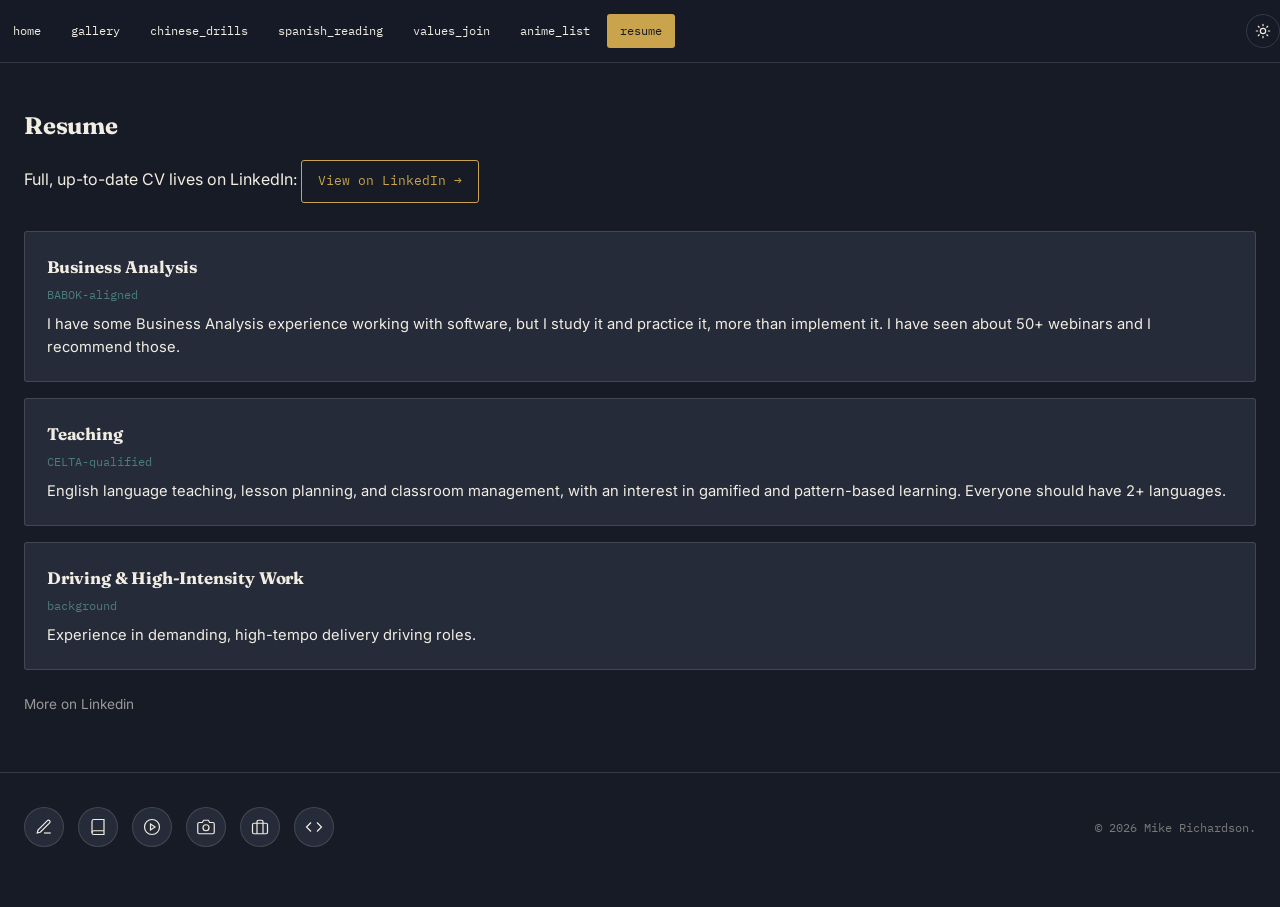
<file: resume.html>
<!doctype html>
<html lang="en">
<head>
<meta charset="UTF-8">
<meta name="viewport" content="width=device-width, initial-scale=1.0">
<title>Resume — Mike Richardson</title>
<link rel="stylesheet" href="style.css">

<!-- Google tag (gtag.js) -->
<script async src="https://www.googletagmanager.com/gtag/js?id=G-H3QYMM5K14"></script>
<script>
  window.dataLayer = window.dataLayer || [];
  function gtag(){dataLayer.push(arguments);}
  gtag('js', new Date());

  gtag('config', 'G-H3QYMM5K14');
</script>

</head>
<body>

<header class="site">
  <div class="wrap nav-row">
    <nav class="nav-cols">
      <a href="index.html">home</a>
      <a href="gallery.html">gallery</a>
      <a href="chinese.html">chinese_drills</a>
      <a href="spanish.html">spanish_reading</a>
      <a href="values.html">values_join</a>
      <a href="anime.html">anime_list</a>
      <a href="resume.html" class="current">resume</a>
    </nav>
      <button id="themeToggle" class="theme-toggle" type="button" aria-label="Toggle light background" aria-pressed="false">
        <svg viewBox="0 0 24 24" fill="none" stroke="currentColor" stroke-width="1.8" stroke-linecap="round" stroke-linejoin="round"><circle cx="12" cy="12" r="4"/><path d="M12 2v2M12 20v2M4.93 4.93l1.41 1.41M17.66 17.66l1.41 1.41M2 12h2M20 12h2M4.93 19.07l1.41-1.41M17.66 6.34l1.41-1.41"/></svg>
      </button>
  </div>
</header>

<main>
  <section style="border-top:none; padding-top:44px;">
    <div class="wrap">
      <h2>Resume</h2>

      <p>
        Full, up-to-date CV lives on LinkedIn:
        <a class="btn" href="https://www.linkedin.com/in/mikeric18/" target="_blank" rel="noopener">View on LinkedIn →</a>
      </p>

      <div style="margin-top:28px;">
        <div class="resume-block">
          <h3>Business Analysis</h3>
          <div class="meta">BABOK-aligned</div>
          <p style="margin:0; font-size:.92rem;">
            I have some Business Analysis experience working with software, but I study it  and practice it, more than implement it. I have seen about 50+ webinars and I recommend those.
          </p>
        </div>
        <div class="resume-block">
          <h3>Teaching</h3>
          <div class="meta">CELTA-qualified</div>
          <p style="margin:0; font-size:.92rem;">
            English language teaching, lesson planning, and classroom management, with an interest in gamified and pattern-based learning. Everyone should have 2+ languages. 
          </p>
        </div>
        <div class="resume-block">
          <h3>Driving &amp; High-Intensity Work</h3>
          <div class="meta">background</div>
          <p style="margin:0; font-size:.92rem;">
            Experience in demanding, high-tempo delivery driving roles. 
          </p>
        </div>
      </div>

      <p style="margin-top:24px; font-size:.85rem; color:rgba(242,237,226,.6);">
        More on Linkedin
      </p>
    </div>
  </section>
</main>

<footer>
  <div class="wrap">
    <div class="icon-links">
      <a class="icon-link" href="https://jrfunkmobmusiccollab.wordpress.com/" target="_blank" rel="noopener" aria-label="WordPress — music collab blog"><svg viewBox="0 0 24 24"><path d="M12 20h9"/><path d="M16.5 3.5a2.1 2.1 0 0 1 3 3L7 19l-4 1 1-4Z"/></svg></a>
      <a class="icon-link" href="https://draft.blogger.com/profile/03323583573341455440" target="_blank" rel="noopener" aria-label="Blogger profile"><svg viewBox="0 0 24 24"><path d="M4 19.5A2.5 2.5 0 0 1 6.5 17H20"/><path d="M6.5 2H20v20H6.5A2.5 2.5 0 0 1 4 19.5v-15A2.5 2.5 0 0 1 6.5 2Z"/></svg></a>
      <a class="icon-link" href="https://www.youtube.com/@PigsOnBook" target="_blank" rel="noopener" aria-label="YouTube — PigsOnBook"><svg viewBox="0 0 24 24"><circle cx="12" cy="12" r="10"/><polygon points="10 8 16 12 10 16 10 8"/></svg></a>
      <a class="icon-link" href="https://www.instagram.com/ilikerice1234/" target="_blank" rel="noopener" aria-label="Instagram — ilikerice1234"><svg viewBox="0 0 24 24"><path d="M23 19a2 2 0 0 1-2 2H3a2 2 0 0 1-2-2V8a2 2 0 0 1 2-2h4l2-3h6l2 3h4a2 2 0 0 1 2 2Z"/><circle cx="12" cy="13" r="4"/></svg></a>
      <a class="icon-link" href="https://www.linkedin.com/in/mikeric18/" target="_blank" rel="noopener" aria-label="LinkedIn profile"><svg viewBox="0 0 24 24"><rect x="2" y="7" width="20" height="14" rx="2"/><path d="M16 21V5a2 2 0 0 0-2-2h-4a2 2 0 0 0-2 2v16"/></svg></a>
      <a class="icon-link" href="https://github.com/rows-sherpa-picnic3400" target="_blank" rel="noopener" aria-label="GitHub profile"><svg viewBox="0 0 24 24"><polyline points="16 18 22 12 16 6"/><polyline points="8 6 2 12 8 18"/></svg></a>
    </div>
    <div class="copy">© 2026 Mike Richardson.</div>
  </div>
</footer>

<script src="theme.js" defer></script>

<!-- Default Statcounter code for my github
https://rows-sherpa-picnic3400.github.io/ -->
<script type="text/javascript">
var sc_project=13340775; 
var sc_invisible=1; 
var sc_security="874b4393"; 
</script>
<script type="text/javascript"
src="https://www.statcounter.com/counter/counter.js"
async></script>
<noscript><div class="statcounter"><a title="site stats"
href="https://statcounter.com/" target="_blank"><img
class="statcounter"
src="https://c.statcounter.com/13340775/0/874b4393/1/"
alt="site stats"
referrerPolicy="no-referrer-when-downgrade"></a></div></noscript>
<!-- End of Statcounter Code -->


</body>
</html>
</file>
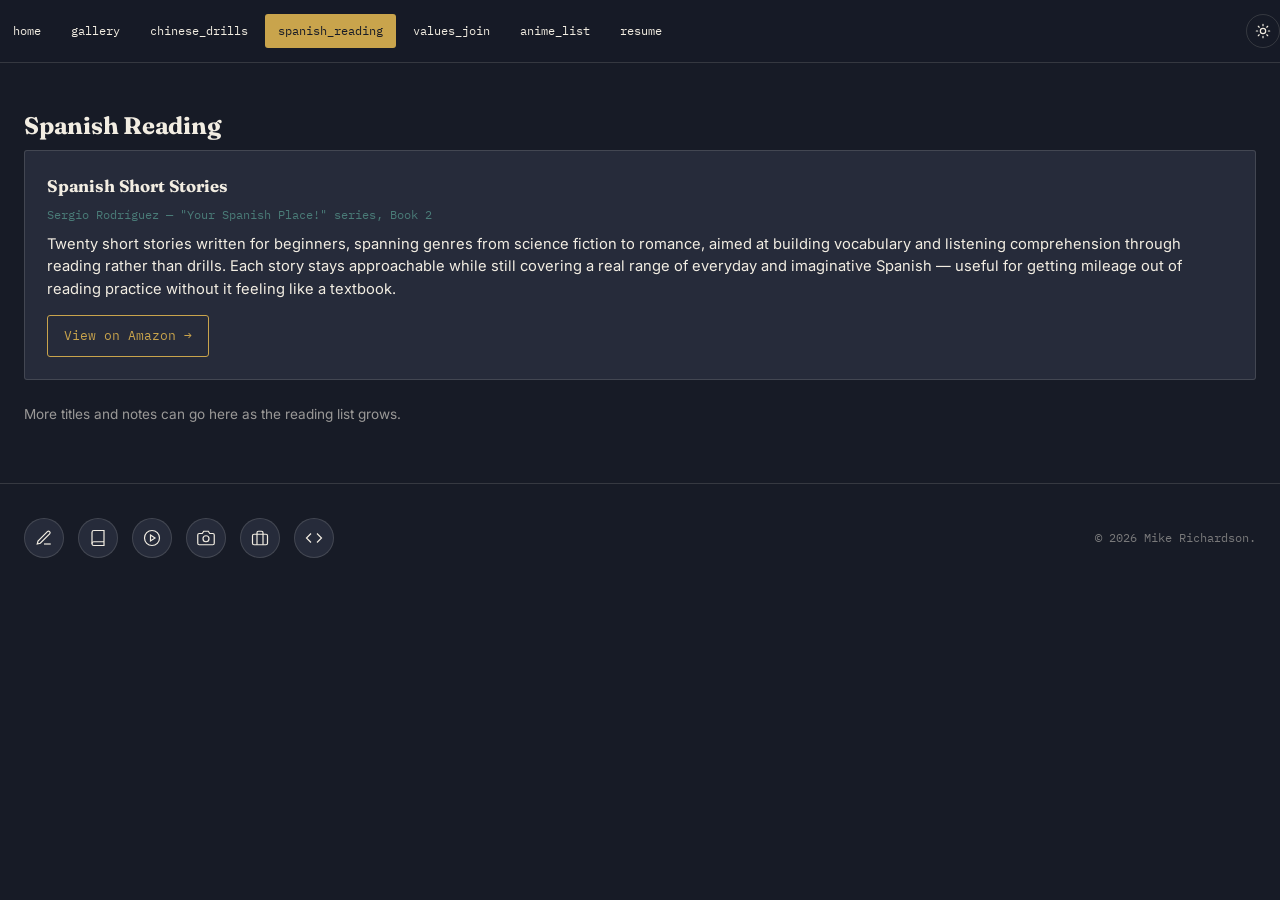
<file: spanish.html>
<!doctype html>
<html lang="en">
<head>
<meta charset="UTF-8">
<meta name="viewport" content="width=device-width, initial-scale=1.0">
<title>Spanish Reading — Mike Richardson</title>
<link rel="stylesheet" href="style.css">

<!-- Google tag (gtag.js) -->
<script async src="https://www.googletagmanager.com/gtag/js?id=G-H3QYMM5K14"></script>
<script>
  window.dataLayer = window.dataLayer || [];
  function gtag(){dataLayer.push(arguments);}
  gtag('js', new Date());

  gtag('config', 'G-H3QYMM5K14');
</script>


</head>
<body>

<header class="site">
  <div class="wrap nav-row">
    <nav class="nav-cols">
      <a href="index.html">home</a>
      <a href="gallery.html">gallery</a>
      <a href="chinese.html">chinese_drills</a>
      <a href="spanish.html" class="current">spanish_reading</a>
      <a href="values.html">values_join</a>
      <a href="anime.html">anime_list</a>
      <a href="resume.html">resume</a>
    </nav>
      <button id="themeToggle" class="theme-toggle" type="button" aria-label="Toggle light background" aria-pressed="false">
        <svg viewBox="0 0 24 24" fill="none" stroke="currentColor" stroke-width="1.8" stroke-linecap="round" stroke-linejoin="round"><circle cx="12" cy="12" r="4"/><path d="M12 2v2M12 20v2M4.93 4.93l1.41 1.41M17.66 17.66l1.41 1.41M2 12h2M20 12h2M4.93 19.07l1.41-1.41M17.66 6.34l1.41-1.41"/></svg>
      </button>
  </div>
</header>

<main>
  <section style="border-top:none; padding-top:44px;">
    <div class="wrap">
      <h2>Spanish Reading</h2>

      <div class="resume-block">
        <h3>Spanish Short Stories</h3>
        <div class="meta">Sergio Rodríguez — "Your Spanish Place!" series, Book 2</div>
        <p style="margin:0 0 14px; font-size:.92rem;">
          Twenty short stories written for beginners, spanning genres from science fiction to
          romance, aimed at building vocabulary and listening comprehension through reading rather
          than drills. Each story stays approachable while still covering a real range of everyday
          and imaginative Spanish — useful for getting mileage out of reading practice without it
          feeling like a textbook.
        </p>
        <a class="btn" href="https://www.amazon.com/Spanish-Short-Stories-Captivating-Vocabulary/dp/1791911005" target="_blank" rel="noopener">View on Amazon →</a>
      </div>

      <p style="margin-top:24px; font-size:.85rem; color:rgba(242,237,226,.6);">
        More titles and notes can go here as the reading list grows.
      </p>
    </div>
  </section>
</main>

<footer>
  <div class="wrap">
    <div class="icon-links">
      <a class="icon-link" href="https://jrfunkmobmusiccollab.wordpress.com/" target="_blank" rel="noopener" aria-label="WordPress — music collab blog"><svg viewBox="0 0 24 24"><path d="M12 20h9"/><path d="M16.5 3.5a2.1 2.1 0 0 1 3 3L7 19l-4 1 1-4Z"/></svg></a>
      <a class="icon-link" href="https://draft.blogger.com/profile/03323583573341455440" target="_blank" rel="noopener" aria-label="Blogger profile"><svg viewBox="0 0 24 24"><path d="M4 19.5A2.5 2.5 0 0 1 6.5 17H20"/><path d="M6.5 2H20v20H6.5A2.5 2.5 0 0 1 4 19.5v-15A2.5 2.5 0 0 1 6.5 2Z"/></svg></a>
      <a class="icon-link" href="https://www.youtube.com/@PigsOnBook" target="_blank" rel="noopener" aria-label="YouTube — PigsOnBook"><svg viewBox="0 0 24 24"><circle cx="12" cy="12" r="10"/><polygon points="10 8 16 12 10 16 10 8"/></svg></a>
      <a class="icon-link" href="https://www.instagram.com/ilikerice1234/" target="_blank" rel="noopener" aria-label="Instagram — ilikerice1234"><svg viewBox="0 0 24 24"><path d="M23 19a2 2 0 0 1-2 2H3a2 2 0 0 1-2-2V8a2 2 0 0 1 2-2h4l2-3h6l2 3h4a2 2 0 0 1 2 2Z"/><circle cx="12" cy="13" r="4"/></svg></a>
      <a class="icon-link" href="https://www.linkedin.com/in/mikeric18/" target="_blank" rel="noopener" aria-label="LinkedIn profile"><svg viewBox="0 0 24 24"><rect x="2" y="7" width="20" height="14" rx="2"/><path d="M16 21V5a2 2 0 0 0-2-2h-4a2 2 0 0 0-2 2v16"/></svg></a>
      <a class="icon-link" href="https://github.com/rows-sherpa-picnic3400" target="_blank" rel="noopener" aria-label="GitHub profile"><svg viewBox="0 0 24 24"><polyline points="16 18 22 12 16 6"/><polyline points="8 6 2 12 8 18"/></svg></a>
    </div>
    <div class="copy">© 2026 Mike Richardson.</div>
  </div>
</footer>

<script src="theme.js" defer></script>

<!-- Default Statcounter code for my github
https://rows-sherpa-picnic3400.github.io/ -->
<script type="text/javascript">
var sc_project=13340775; 
var sc_invisible=1; 
var sc_security="874b4393"; 
</script>
<script type="text/javascript"
src="https://www.statcounter.com/counter/counter.js"
async></script>
<noscript><div class="statcounter"><a title="site stats"
href="https://statcounter.com/" target="_blank"><img
class="statcounter"
src="https://c.statcounter.com/13340775/0/874b4393/1/"
alt="site stats"
referrerPolicy="no-referrer-when-downgrade"></a></div></noscript>
<!-- End of Statcounter Code -->

</body>
</html>
</file>
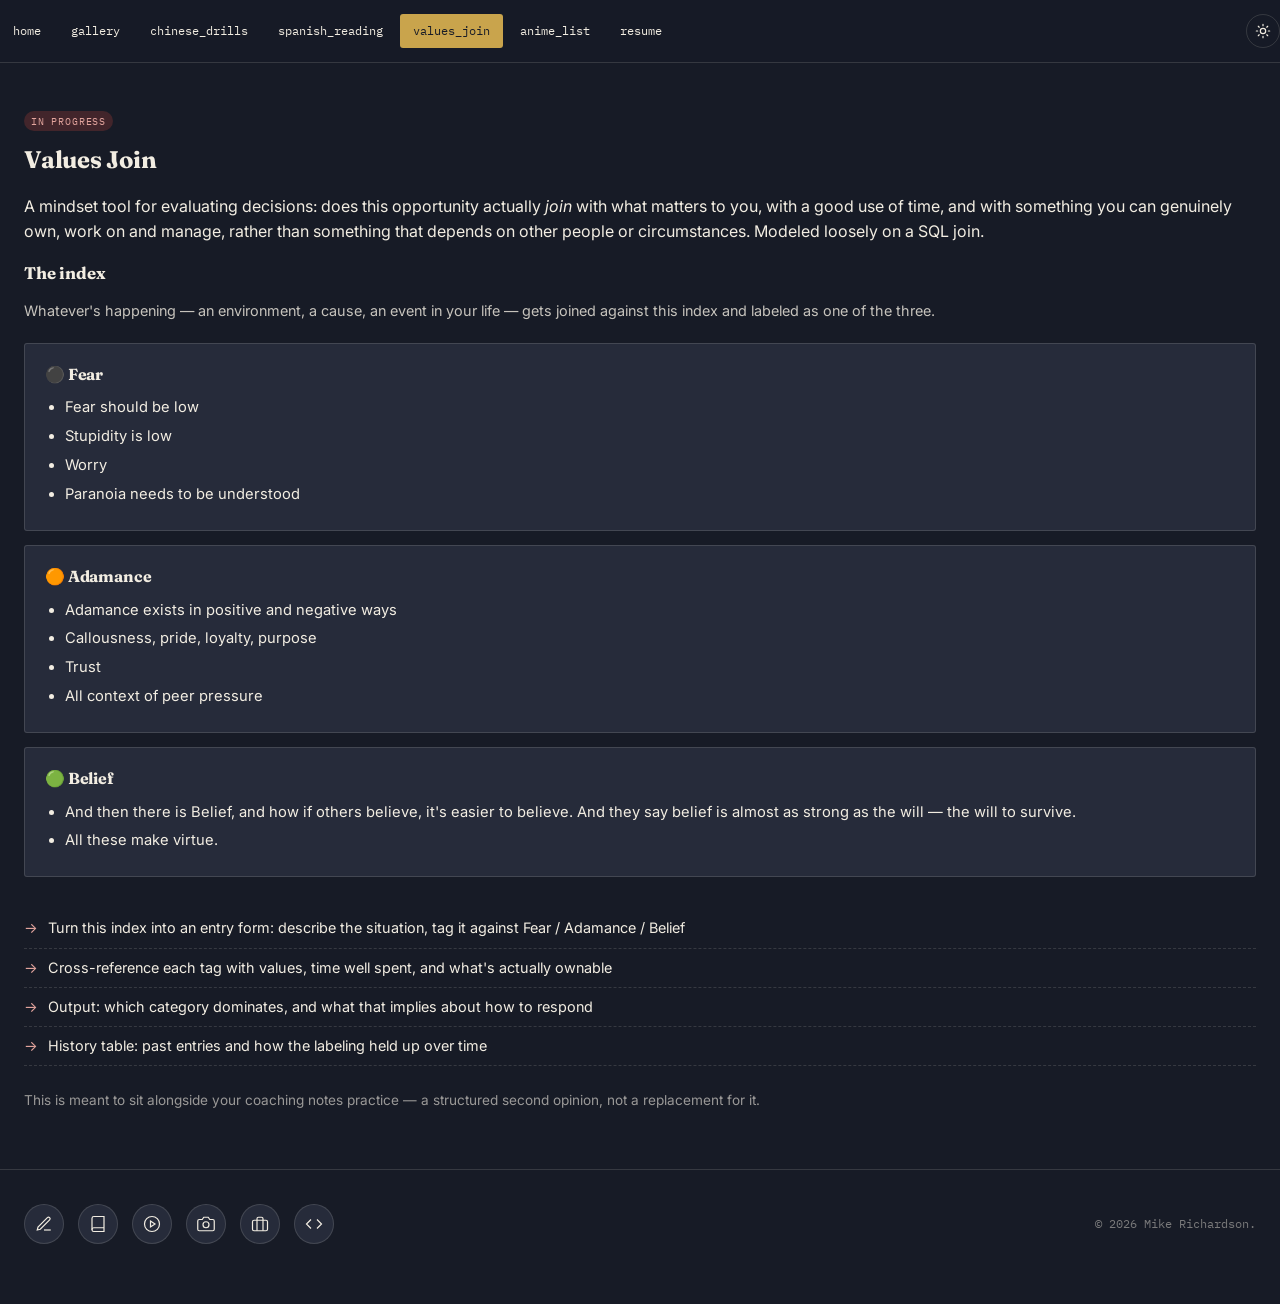
<file: values.html>
<!doctype html>
<html lang="en">
<head>
<meta charset="UTF-8">
<meta name="viewport" content="width=device-width, initial-scale=1.0">
<title>Values Join — Mike Richardson</title>
<link rel="stylesheet" href="style.css">

<!-- Google tag (gtag.js) -->
<script async src="https://www.googletagmanager.com/gtag/js?id=G-H3QYMM5K14"></script>
<script>
  window.dataLayer = window.dataLayer || [];
  function gtag(){dataLayer.push(arguments);}
  gtag('js', new Date());

  gtag('config', 'G-H3QYMM5K14');
</script>


</head>
<body>

<header class="site">
  <div class="wrap nav-row">
    <nav class="nav-cols">
      <a href="index.html">home</a>
      <a href="gallery.html">gallery</a>
      <a href="chinese.html">chinese_drills</a>
      <a href="spanish.html">spanish_reading</a>
      <a href="values.html" class="current">values_join</a>
      <a href="anime.html">anime_list</a>
      <a href="resume.html">resume</a>
    </nav>
      <button id="themeToggle" class="theme-toggle" type="button" aria-label="Toggle light background" aria-pressed="false">
        <svg viewBox="0 0 24 24" fill="none" stroke="currentColor" stroke-width="1.8" stroke-linecap="round" stroke-linejoin="round"><circle cx="12" cy="12" r="4"/><path d="M12 2v2M12 20v2M4.93 4.93l1.41 1.41M17.66 17.66l1.41 1.41M2 12h2M20 12h2M4.93 19.07l1.41-1.41M17.66 6.34l1.41-1.41"/></svg>
      </button>
  </div>
</header>

<main>
  <section style="border-top:none; padding-top:44px;">
    <div class="wrap">
      <span class="status wip">in progress</span>
      <h2>Values Join</h2>

      <p>A mindset tool for evaluating decisions: does this opportunity actually
      <em>join</em> with what matters to you, with a good use of time, and with something you can
      genuinely own, work on and manage, rather than something that depends on other people or
      circumstances. Modeled loosely on a SQL join.</p>

      <h3 style="margin-top:8px; font-size:1.05rem;">The index</h3>
      <p style="font-size:.9rem; color:rgba(242,237,226,.8);">
        Whatever's happening — an environment, a cause, an event in your life — gets joined against
        this index and labeled as one of the three.
      </p>

      <div class="join-index">
        <div class="join-cat">
          <div class="cat-head">
            <!-- <span class="swatch" style="background:#111318; border:1px solid var(--line);"></span> -->
            <h3>⚫ Fear</h3>
          </div>
          <ul>
            <li>Fear should be low</li>
            <li>Stupidity is low</li>
            <li>Worry</li>
            <li>Paranoia needs to be understood</li>
          </ul>
        </div>

        <div class="join-cat">
          <div class="cat-head">
            <!--<span class="swatch" style="background:#d98a3d;"></span> -->
            <h3>🟠 Adamance</h3>
          </div>
          <ul>
            <li>Adamance exists in positive and negative ways</li>
            <li>Callousness, pride, loyalty, purpose</li>
            <li>Trust</li>
            <li>All context of peer pressure</li>
          </ul>
        </div>

        <div class="join-cat">
          <div class="cat-head">
            <!--<span class="swatch" style="background:#5fae6f;"></span> -->
            <h3>🟢 Belief</h3>
          </div>
          <ul>
            <li>And then there is Belief, and how if others believe, it's easier to believe. And they say belief is almost as strong as the will — the will to survive.</li>
            <li>All these make virtue.</li>
          </ul>
        </div>
      </div>

      <ul class="roadmap" style="margin-top:32px;">
        <li>Turn this index into an entry form: describe the situation, tag it against Fear / Adamance / Belief</li>
        <li>Cross-reference each tag with values, time well spent, and what's actually ownable</li>
        <li>Output: which category dominates, and what that implies about how to respond</li>
        <li>History table: past entries and how the labeling held up over time</li>
      </ul>

      <p style="margin-top:24px; font-size:.85rem; color:rgba(242,237,226,.6);">
        This is meant to sit alongside your coaching notes practice — a structured second opinion, not a replacement for it.
      </p>
    </div>
  </section>
</main>

<footer>
  <div class="wrap">
    <div class="icon-links">
      <a class="icon-link" href="https://jrfunkmobmusiccollab.wordpress.com/" target="_blank" rel="noopener" aria-label="WordPress — music collab blog"><svg viewBox="0 0 24 24"><path d="M12 20h9"/><path d="M16.5 3.5a2.1 2.1 0 0 1 3 3L7 19l-4 1 1-4Z"/></svg></a>
      <a class="icon-link" href="https://draft.blogger.com/profile/03323583573341455440" target="_blank" rel="noopener" aria-label="Blogger profile"><svg viewBox="0 0 24 24"><path d="M4 19.5A2.5 2.5 0 0 1 6.5 17H20"/><path d="M6.5 2H20v20H6.5A2.5 2.5 0 0 1 4 19.5v-15A2.5 2.5 0 0 1 6.5 2Z"/></svg></a>
      <a class="icon-link" href="https://www.youtube.com/@PigsOnBook" target="_blank" rel="noopener" aria-label="YouTube — PigsOnBook"><svg viewBox="0 0 24 24"><circle cx="12" cy="12" r="10"/><polygon points="10 8 16 12 10 16 10 8"/></svg></a>
      <a class="icon-link" href="https://www.instagram.com/ilikerice1234/" target="_blank" rel="noopener" aria-label="Instagram — ilikerice1234"><svg viewBox="0 0 24 24"><path d="M23 19a2 2 0 0 1-2 2H3a2 2 0 0 1-2-2V8a2 2 0 0 1 2-2h4l2-3h6l2 3h4a2 2 0 0 1 2 2Z"/><circle cx="12" cy="13" r="4"/></svg></a>
      <a class="icon-link" href="https://www.linkedin.com/in/mikeric18/" target="_blank" rel="noopener" aria-label="LinkedIn profile"><svg viewBox="0 0 24 24"><rect x="2" y="7" width="20" height="14" rx="2"/><path d="M16 21V5a2 2 0 0 0-2-2h-4a2 2 0 0 0-2 2v16"/></svg></a>
      <a class="icon-link" href="https://github.com/rows-sherpa-picnic3400" target="_blank" rel="noopener" aria-label="GitHub profile"><svg viewBox="0 0 24 24"><polyline points="16 18 22 12 16 6"/><polyline points="8 6 2 12 8 18"/></svg></a>
    </div>
    <div class="copy">© 2026 Mike Richardson.</div>
  </div>
</footer>

<script src="theme.js" defer></script>

<!-- Default Statcounter code for my github
https://rows-sherpa-picnic3400.github.io/ -->
<script type="text/javascript">
var sc_project=13340775; 
var sc_invisible=1; 
var sc_security="874b4393"; 
</script>
<script type="text/javascript"
src="https://www.statcounter.com/counter/counter.js"
async></script>
<noscript><div class="statcounter"><a title="site stats"
href="https://statcounter.com/" target="_blank"><img
class="statcounter"
src="https://c.statcounter.com/13340775/0/874b4393/1/"
alt="site stats"
referrerPolicy="no-referrer-when-downgrade"></a></div></noscript>
<!-- End of Statcounter Code -->

</body>
</html>
</file>
<file: style.css>
@import url('https://fonts.googleapis.com/css2?family=Fraunces:opsz,wght@9..144,400;9..144,600;9..144,700&family=IBM+Plex+Mono:wght@400;500;600&family=Inter:wght@400;500;600&family=Noto+Sans+SC:wght@400;500&display=swap');

:root{
  --ink: #171b26;
  --ink-soft: #262b3a;
  --paper: #f2ede2;
  --paper-dim: #e7e0d0;
  --rust: #c1443b;
  --rust-soft: #e2a49d;
  --teal: #4a7c78;
  --gold: #c9a44c;
  --line: rgba(242,237,226,0.14);
  --line-dark: rgba(23,27,38,0.12);
  --radius: 3px;
}

*{ box-sizing: border-box; }
html{ scroll-behavior: smooth; }
body{
  margin:0;
  background: var(--ink);
  color: var(--paper);
  font-family: 'Inter', system-ui, sans-serif;
  line-height:1.55;
}
::selection{ background: var(--rust); color: var(--paper); }

a{ color: var(--gold); text-decoration:none; }
a:hover{ color: var(--rust-soft); }
a:focus-visible, button:focus-visible, input:focus-visible{
  outline: 2px solid var(--gold);
  outline-offset: 3px;
}

h1,h2,h3{ font-family:'Fraunces', serif; font-weight:700; letter-spacing:-0.01em; margin:0 0 .4em; }
.mono{ font-family:'IBM Plex Mono', monospace; }

.wrap{ max-width: 1330px; margin: 0 auto; padding: 0 24px; }

/* ---------- header / nav styled as a query row ---------- */
header.site{
  border-bottom: 1px solid var(--line);
  position: sticky; top:0; z-index: 20;
  background: rgba(23,27,38,0.92);
  backdrop-filter: blur(6px);
}
.nav-row{
  display:flex; align-items:center; gap: 0;
  overflow-x:auto;
  padding: 14px 0;
}
.nav-brand{
  font-family:'IBM Plex Mono', monospace;
  font-size: .82rem;
  color: var(--gold);
  white-space:nowrap;
  padding-right: 18px;
  margin-right: 18px;
  border-right: 1px solid var(--line);
}
.nav-cols{ display:flex; gap: 4px; flex-wrap: nowrap; }
.nav-cols a{
  font-family:'IBM Plex Mono', monospace;
  font-size: .78rem;
  color: var(--paper);
  padding: 6px 12px;
  border: 1px solid transparent;
  border-radius: var(--radius);
  white-space:nowrap;
}
.nav-cols a:hover{ border-color: var(--line); color: var(--gold); }
.nav-cols a.current{ color: var(--ink); background: var(--gold); }

.theme-toggle{
  display:flex; align-items:center; justify-content:center;
  width: 34px; height: 34px; flex:none;
  margin-left: auto;
  border: 1px solid var(--line); border-radius: 50%;
  background: transparent; color: var(--paper);
  cursor: pointer; transition: border-color .15s, color .15s;
}
.theme-toggle:hover{ border-color: var(--gold); color: var(--gold); }
.theme-toggle svg{ width:16px; height:16px; }

/* ---------- hero: the "row" ---------- */
.hero{ padding: 64px 0 40px; }
.record{
  border: 1px solid var(--line);
  border-radius: var(--radius);
  overflow: hidden;
  background: var(--ink-soft);
}
.record-head{
  display:flex; gap: 8px; align-items:center;
  padding: 10px 16px;
  border-bottom: 1px solid var(--line);
  font-family:'IBM Plex Mono', monospace;
  font-size: .72rem;
  color: var(--rust-soft);
  letter-spacing:.06em;
}
.dot{ width:8px; height:8px; border-radius:50%; background: var(--teal); display:inline-block; }
.record-body{ padding: 28px 20px 30px; }
.field{ display:grid; grid-template-columns: 130px 1fr; gap: 10px 18px; padding: 7px 0; border-bottom: 1px dashed var(--line); font-size: .95rem; }
.field:last-child{ border-bottom:none; }
.field dt{ font-family:'IBM Plex Mono', monospace; font-size: .72rem; color: var(--teal); text-transform: uppercase; letter-spacing:.08em; align-self:start; padding-top:3px; }
.field dd{ margin:0; }
.hero h1{ font-size: clamp(1.9rem, 4vw, 2.6rem); margin-bottom: 6px; }
.hero .tag{ color: var(--rust-soft); font-family:'IBM Plex Mono', monospace; font-size: .85rem; }

/* ---------- links grid ---------- */
.links-grid{ display:grid; grid-template-columns: repeat(auto-fit,minmax(200px,1fr)); gap: 10px; margin-top: 18px; }
.link-card{
  border:1px solid var(--line); border-radius: var(--radius);
  padding: 12px 14px; display:flex; flex-direction:column; gap:2px;
  background: var(--ink); transition: border-color .15s, transform .15s;
}
.link-card:hover{ border-color: var(--gold); transform: translateY(-1px); }
.link-card .k{ font-family:'IBM Plex Mono', monospace; font-size: .68rem; color: var(--teal); text-transform:uppercase; letter-spacing:.08em; }
.link-card .v{ color: var(--paper); font-size: .92rem; word-break: break-word; }
.link-card:hover .v{ color: var(--gold); }

/* ---------- sections ---------- */
section{ padding: 44px 0; border-top: 1px solid var(--line); }
section > .wrap > h2{ font-size: 1.5rem; margin-bottom: 6px; }
.section-note{ color: var(--rust-soft); font-family:'IBM Plex Mono', monospace; font-size: .8rem; margin-bottom: 22px; }

/* signature: join glyph divider */
.join-glyph{ display:flex; align-items:center; gap:10px; margin: 6px 0 26px; }
.join-glyph svg{ width:34px; height:22px; flex:none; }
.join-glyph span{ font-family:'IBM Plex Mono', monospace; font-size:.72rem; color: var(--teal); text-transform:uppercase; letter-spacing:.1em; }

/* ---------- cards for hub tiles ---------- */
.tiles{ display:grid; grid-template-columns: repeat(auto-fit,minmax(230px,1fr)); gap: 16px; }
.tile{
  border:1px solid var(--line); border-radius: var(--radius); padding: 18px;
  background: var(--ink-soft);
}
.tile h3{ font-size: 1.05rem; margin-bottom: 6px; }
.tile p{ margin:0 0 12px; font-size: .88rem; color: rgba(242,237,226,.8); }
.tile a.go{ font-family:'IBM Plex Mono', monospace; font-size:.78rem; color: var(--gold); }
.status{ display:inline-block; font-family:'IBM Plex Mono', monospace; font-size: .65rem; text-transform:uppercase; letter-spacing:.08em; padding: 2px 7px; border-radius: 20px; margin-bottom:10px; }
.status.live{ background: rgba(74,124,120,.25); color:#8fd6cf; }
.status.wip{ background: rgba(193,68,59,.25); color: var(--rust-soft); }

/* ---------- gallery ---------- */
.gallery-grid{ display:grid; grid-template-columns: repeat(4, 1fr); gap: 14px; }
@media (max-width: 900px){ .gallery-grid{ grid-template-columns: repeat(2, 1fr); } }
@media (max-width: 520px){ .gallery-grid{ grid-template-columns: 1fr; } }
.gallery-grid figure{ margin:0; border:1px solid var(--line); border-radius: var(--radius); overflow:hidden; background: var(--ink-soft); }
.gallery-grid .media{ position:relative; width:100%; padding-top:75%; overflow:hidden; background: var(--ink); }
.gallery-grid .media img,
.gallery-grid .media video{
  position:absolute; inset:0; width:100%; height:100%;
  display:block; object-fit:cover; background: var(--ink);
}
.gallery-grid figcaption{ padding: 8px 10px; font-family:'IBM Plex Mono', monospace; font-size:.72rem; color: rgba(242,237,226,.7); }

/* ---------- table (anime list) ---------- */
table.rows{ width:100%; border-collapse: collapse; font-size:.92rem; }
table.rows th{ text-align:left; font-family:'IBM Plex Mono', monospace; font-size:.7rem; text-transform:uppercase; letter-spacing:.08em; color: var(--teal); padding: 8px 10px; border-bottom:1px solid var(--line); }
table.rows td{ padding: 10px 10px; border-bottom: 1px solid var(--line); vertical-align: top; }
table.rows tr:hover td{ background: rgba(201,164,76,.06); }
table.rows td:first-child{
  font-size: 1.5rem;
  line-height: 1.7;
  font-family: 'Noto Sans SC', 'PingFang SC', 'Microsoft YaHei', sans-serif;
}
.pill{ display:inline-block; font-family:'IBM Plex Mono', monospace; font-size:.68rem; padding:2px 8px; border-radius:20px; border:1px solid var(--line); color: var(--rust-soft); }

/* ---------- resume ---------- */
.resume-block{ border:1px solid var(--line); border-radius: var(--radius); padding: 22px; background: var(--ink-soft); margin-bottom:16px; }
.resume-block h3{ font-size:1.05rem; }
.resume-block .meta{ font-family:'IBM Plex Mono', monospace; font-size:.75rem; color: var(--teal); margin-bottom:8px; }
.btn{
  display:inline-block; font-family:'IBM Plex Mono', monospace; font-size:.82rem;
  padding: 10px 16px; border-radius: var(--radius); border: 1px solid var(--gold); color: var(--gold);
}
.btn:hover{ background: var(--gold); color: var(--ink); }

/* ---------- footer ---------- */
footer{ padding: 34px 0 60px; border-top:1px solid var(--line); }
footer .wrap{ display:flex; flex-wrap:wrap; gap: 14px 22px; align-items:center; justify-content:space-between; }
footer .socials{ display:flex; flex-wrap:wrap; gap: 14px; font-family:'IBM Plex Mono', monospace; font-size:.78rem; }
footer .copy{ font-family:'IBM Plex Mono', monospace; font-size:.72rem; color: rgba(242,237,226,.45); }

/* ---------- inspiration list ---------- */
.inspiration{ columns: 1; font-size:.9rem; color: rgba(242,237,226,.85); }
.inspiration p{ margin: 0 0 20px; padding-bottom: 18px; border-bottom: 1px dashed var(--line); }
.inspiration p:last-child{ border-bottom: none; }
@media (min-width: 720px){
  .inspiration{ columns: 2; column-gap: 32px; }
  .inspiration p{ break-inside: avoid; }
}

/* ---------- icon social links (footer) ---------- */
.icon-links{ display:flex; flex-wrap:wrap; gap: 14px; }
.icon-link{
  width: 40px; height: 40px; display:flex; align-items:center; justify-content:center;
  border: 1px solid var(--line); border-radius: 50%;
  color: var(--paper); background: var(--ink-soft);
  transition: border-color .15s, color .15s, transform .15s;
}
.icon-link:hover{ border-color: var(--gold); color: var(--gold); transform: translateY(-2px); }
.icon-link svg{ width:18px; height:18px; fill:none; stroke:currentColor; stroke-width:1.6; }

/* ---------- values join index ---------- */
.join-index{ display:grid; gap: 14px; margin-top: 20px; }
.join-cat{ border:1px solid var(--line); border-radius: var(--radius); padding: 18px 20px; background: var(--ink-soft); }
.join-cat .cat-head{ display:flex; align-items:center; gap:10px; margin-bottom:10px; }
.join-cat .swatch{ width:16px; height:16px; border-radius:50%; flex:none; }
.join-cat .cat-head h3{ margin:0; font-size:1rem; }
.join-cat ul{ margin:0; padding-left: 20px; font-size:.92rem; }
.join-cat li{ margin-bottom: 6px; }
.join-cat p.note{ margin: 10px 0 0; font-size:.88rem; color: rgba(242,237,226,.75); }

/* ---------- anime tiers ---------- */
.tier{ margin-bottom: 40px; }
.tier h3{ font-size: 1.15rem; margin-bottom: 4px; }
.tier .tier-note{ font-family:'IBM Plex Mono', monospace; font-size:.72rem; color: var(--teal); text-transform:uppercase; letter-spacing:.06em; margin-bottom: 14px; display:block; }
.tier ol{ margin:0; padding-left: 0; list-style: none; counter-reset: item; }
.tier ol li{ counter-increment: item; display:grid; grid-template-columns: 30px 1fr; gap: 10px; padding: 7px 0; border-bottom: 1px dashed var(--line); font-size: .9rem; }
.tier ol li::before{ content: counter(item); font-family:'IBM Plex Mono', monospace; color: var(--rust-soft); font-size:.78rem; }

/* placeholder pages */
.mock{
  border: 1px dashed var(--line); border-radius: var(--radius);
  padding: 24px; background: var(--ink-soft);
}
.mock .row-demo{ display:flex; flex-wrap:wrap; gap:8px; margin: 16px 0; }
.mock .chip{ border:1px solid var(--line); border-radius: 20px; padding: 6px 14px; font-family:'IBM Plex Mono', monospace; font-size:.78rem; }
.mock .chip.on{ border-color: var(--gold); color: var(--gold); }
.roadmap{ margin: 18px 0 0; padding:0; list-style:none; }
.roadmap li{ padding: 8px 0; border-bottom: 1px dashed var(--line); font-size:.9rem; display:flex; gap:10px; }
.roadmap li::before{ content: "→"; color: var(--rust-soft); }

@media (max-width: 560px){
  .field{ grid-template-columns: 1fr; }
  .field dt{ padding-top:0; }
}

/* ---------- light mode (reader toggle) ---------- */
body.light{ background:#ffffff; color:#1c1c1c; }
body.light header.site{ background: rgba(255,255,255,.92); border-bottom-color: rgba(0,0,0,.1); }
body.light .nav-cols a{ color:#1c1c1c; }
body.light .nav-cols a:hover{ border-color: rgba(0,0,0,.15); color:#a8762f; }
body.light .nav-cols a.current{ color:#fff; background: var(--gold); }
body.light .theme-toggle{ color:#1c1c1c; border-color: rgba(0,0,0,.15); }
body.light .theme-toggle:hover{ border-color: var(--gold); color:#a8762f; }
body.light a{ color:#a8762f; }
body.light a:hover{ color:#c1443b; }
body.light section{ border-top-color: rgba(0,0,0,.1); }
body.light .record,
body.light .tile,
body.light .resume-block,
body.light .join-cat,
body.light .link-card,
body.light .mock,
body.light .gallery-grid figure{
  background:#f7f6f2; border-color: rgba(0,0,0,.12);
}
body.light .record-head{ border-bottom-color: rgba(0,0,0,.12); }
body.light .field{ border-bottom-color: rgba(0,0,0,.15); }
body.light .tile p,
body.light .link-card .v,
body.light .inspiration,
body.light .gallery-grid figcaption,
body.light footer .copy{
  color: rgba(0,0,0,.72);
}
body.light .inspiration p{ border-bottom-color: rgba(0,0,0,.15); }
body.light .tier ol li,
body.light .join-cat ul{ border-bottom-color: rgba(0,0,0,.15); color:#1c1c1c; }
body.light .icon-link{ background:#f2f0ea; color:#1c1c1c; border-color: rgba(0,0,0,.12); }
body.light footer{ border-top-color: rgba(0,0,0,.1); }
body.light .status.live{ background: rgba(74,124,120,.18); }
body.light .status.wip{ background: rgba(193,68,59,.15); }

/* ---------- gallery lightbox ---------- */
.gallery-grid figure{ cursor: zoom-in; }
.lightbox-overlay{
  position: fixed; inset: 0; z-index: 100;
  display:none; align-items:center; justify-content:center;
  background: rgba(23,27,38,.94);
  padding: 60px 24px; cursor: zoom-out;
}
.lightbox-overlay.open{ display:flex; }
.lightbox-overlay img,
.lightbox-overlay video{
  max-width: min(1200px, 92vw); max-height: 82vh;
  border-radius: var(--radius); box-shadow: 0 20px 60px rgba(0,0,0,.5);
  cursor: default;
}
.lightbox-caption{
  position:absolute; bottom:26px; left:0; right:0; text-align:center;
  font-family:'IBM Plex Mono', monospace; font-size:.8rem; color: var(--paper);
}
.lightbox-close{
  position:absolute; top:20px; right:26px; width:38px; height:38px;
  border-radius:50%; border:1px solid var(--line);
  background: rgba(23,27,38,.6); color: var(--paper);
  display:flex; align-items:center; justify-content:center; cursor:pointer;
}
.lightbox-close:hover{ border-color: var(--gold); color: var(--gold); }
body.light .lightbox-overlay{ background: rgba(255,255,255,.95); }
body.light .lightbox-close{ background: rgba(255,255,255,.75); border-color: rgba(0,0,0,.15); color:#1c1c1c; }
body.light .lightbox-caption{ color:#1c1c1c; }
</file>
